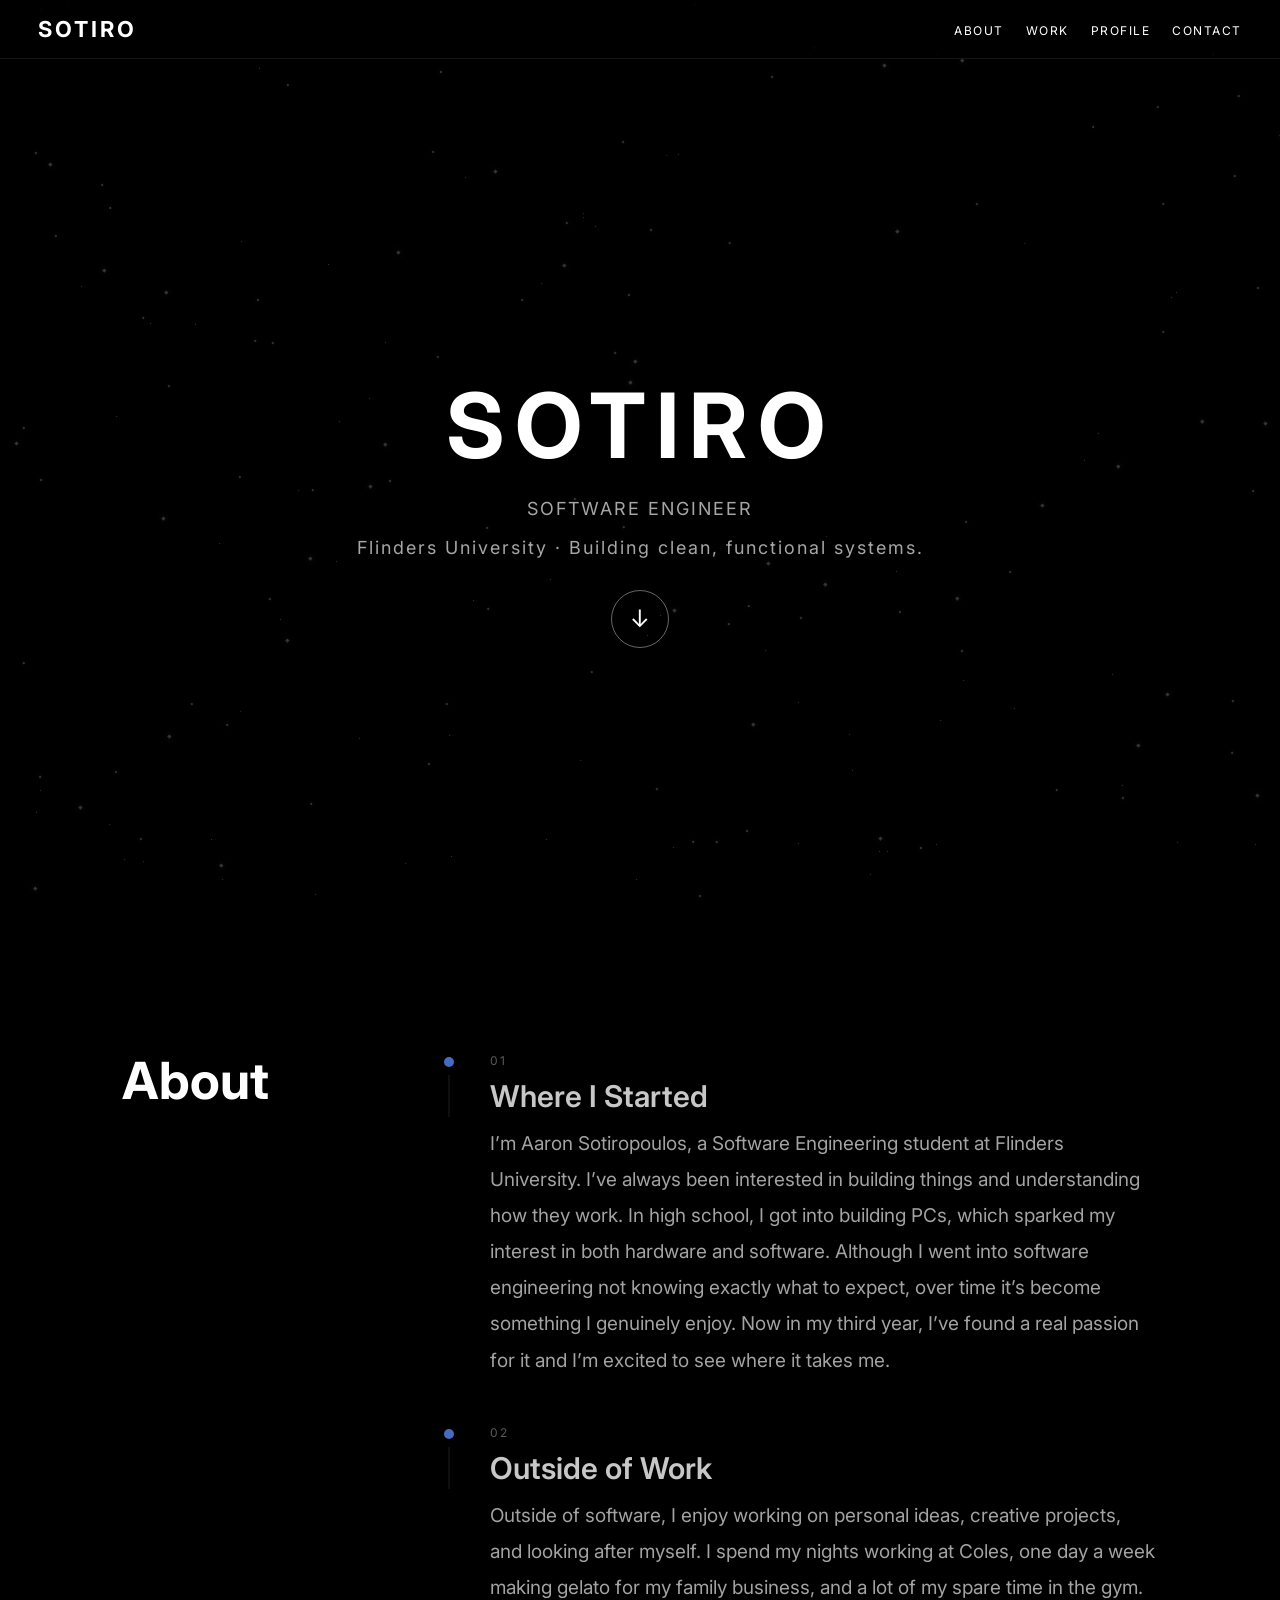
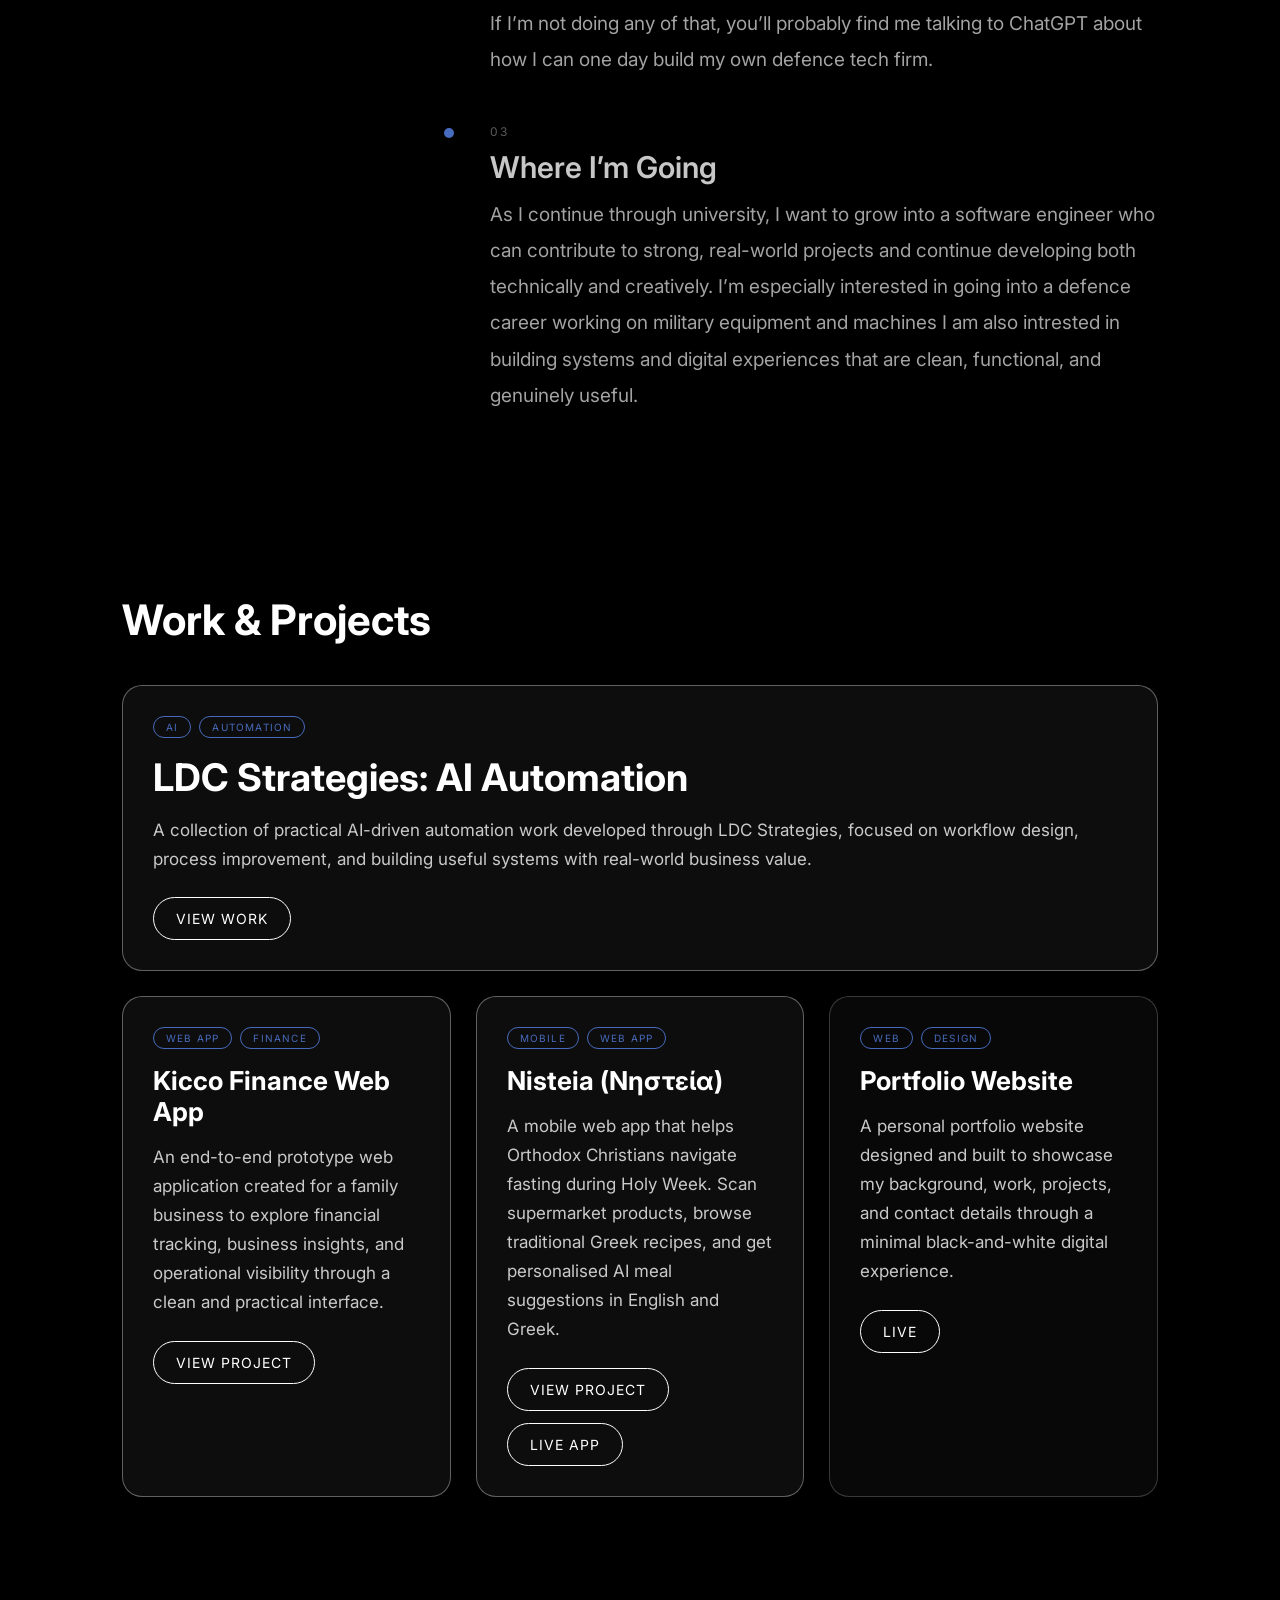
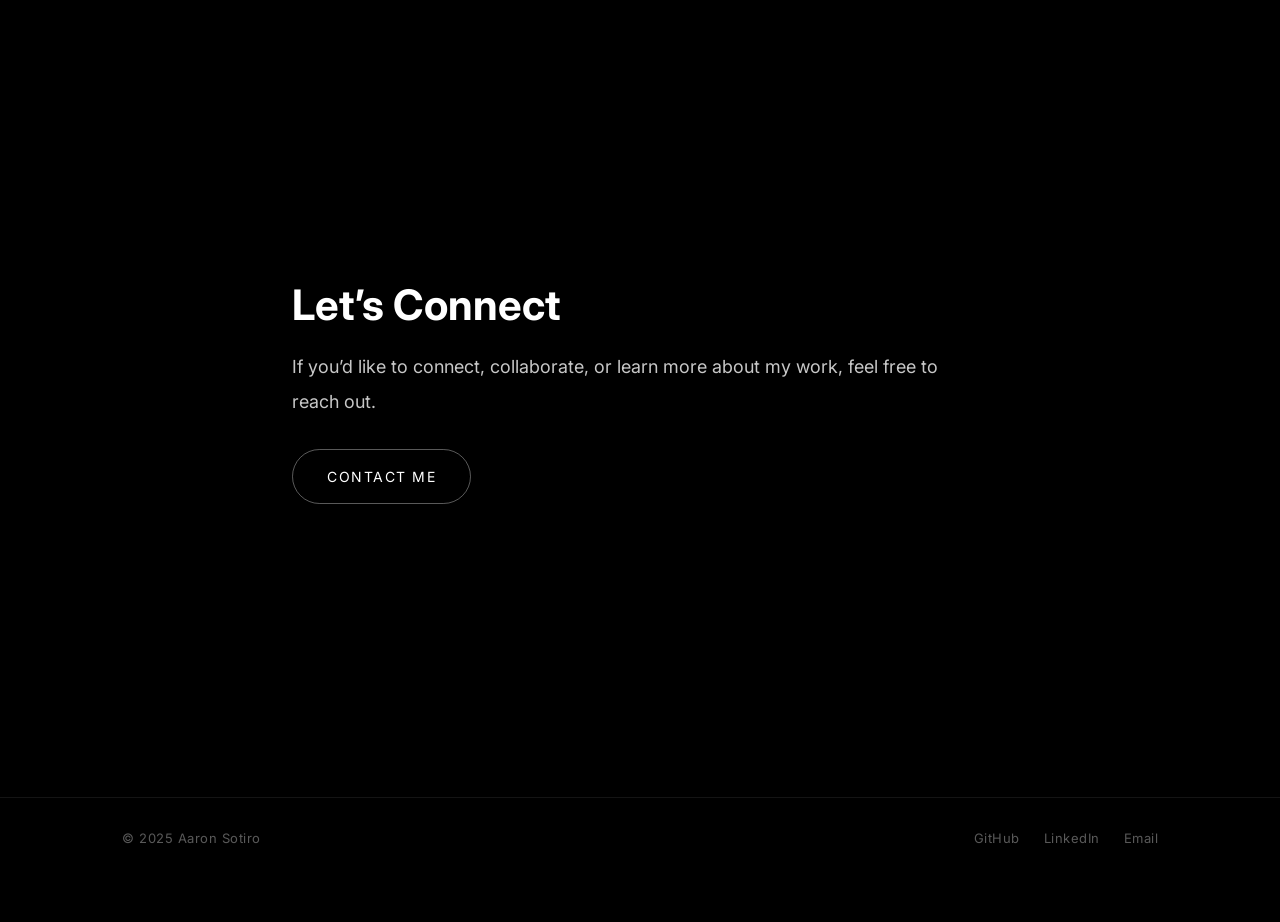
<file: index.html>
<!doctype html>
<html lang="en">
  <head>
    <meta charset="UTF-8" />
    <meta name="viewport" content="width=device-width, initial-scale=1.0" />
    <title>Sotiro Portfolio</title>
    <link rel="stylesheet" href="style.css" />
  </head>
  <body>
    <div id="starfield"></div>

    <nav class="navbar">
      <a href="index.html#top" class="logo">SOTIRO</a>

      <button class="hamburger" aria-label="Toggle menu">
        <span></span>
        <span></span>
        <span></span>
      </button>

      <ul class="nav-links">
        <li><a href="index.html#about">About</a></li>
        <li><a href="index.html#projects">Work</a></li>
        <li><a href="profile.html">Profile</a></li>
        <li><a href="contact.html">Contact</a></li>
      </ul>
    </nav>

    <section id="top" class="hero fade-section">
      <div class="hero-content">
        <h1>SOTIRO</h1>
        <p class="hero-role">Software Engineer</p>
        <p class="hero-sub">
          Flinders University &middot; Building clean, functional systems.
        </p>
        <a href="#about" class="scroll-circle">↓</a>
      </div>
    </section>

    <section id="about" class="content-section fade-section">
      <div class="section-inner about-layout">
        <div class="about-left">
          <h2>About</h2>
        </div>

        <div class="about-right">
          <div class="about-timeline">
            <div class="timeline-item">
              <div class="timeline-marker"></div>
              <div class="timeline-content">
                <span class="timeline-number">01</span>
                <h3>Where I Started</h3>
                <p>
                  I’m Aaron Sotiropoulos, a Software Engineering student at
                  Flinders University. I’ve always been interested in building
                  things and understanding how they work. In high school, I got
                  into building PCs, which sparked my interest in both hardware
                  and software. Although I went into software engineering not
                  knowing exactly what to expect, over time it’s become
                  something I genuinely enjoy. Now in my third year, I’ve found
                  a real passion for it and I’m excited to see where it takes
                  me.
                </p>
              </div>
            </div>

            <div class="timeline-item">
              <div class="timeline-marker"></div>
              <div class="timeline-content">
                <span class="timeline-number">02</span>
                <h3>Outside of Work</h3>
                <p>
                  Outside of software, I enjoy working on personal ideas,
                  creative projects, and looking after myself. I spend my nights
                  working at Coles, one day a week making gelato for my family
                  business, and a lot of my spare time in the gym. If I’m not
                  doing any of that, you’ll probably find me talking to ChatGPT
                  about how I can one day build my own defence tech firm.
                </p>
              </div>
            </div>

            <div class="timeline-item">
              <div class="timeline-marker"></div>
              <div class="timeline-content">
                <span class="timeline-number">03</span>
                <h3>Where I’m Going</h3>
                <p>
                  As I continue through university, I want to grow into a
                  software engineer who can contribute to strong, real-world
                  projects and continue developing both technically and
                  creatively. I’m especially interested in going into a defence
                  career working on military equipment and machines I am also
                  intrested in building systems and digital experiences that are
                  clean, functional, and genuinely useful.
                </p>
              </div>
            </div>
          </div>
        </div>
      </div>
    </section>

    <section id="projects" class="content-section fade-section">
      <div class="section-inner">
        <h2>Work & Projects</h2>

        <div class="projects-grid">
          <div class="project-card featured">
            <div class="project-tags">
              <span class="project-tag">AI</span>
              <span class="project-tag">Automation</span>
            </div>
            <h3>LDC Strategies: AI Automation</h3>
            <p>
              A collection of practical AI-driven automation work developed
              through LDC Strategies, focused on workflow design, process
              improvement, and building useful systems with real-world business
              value.
            </p>
            <a href="ldc.html" class="demo-btn">View Work</a>
          </div>

          <div class="project-card">
            <div class="project-tags">
              <span class="project-tag">Web App</span>
              <span class="project-tag">Finance</span>
            </div>
            <h3>Kicco Finance Web App</h3>
            <p>
              An end-to-end prototype web application created for a family
              business to explore financial tracking, business insights, and
              operational visibility through a clean and practical interface.
            </p>
            <a href="kicco.html" class="demo-btn">View Project</a>
          </div>

          <div class="project-card">
            <div class="project-tags">
              <span class="project-tag">Mobile</span>
              <span class="project-tag">Web App</span>
            </div>
            <h3>Nisteia (Νηστεία)</h3>
            <p>
              A mobile web app that helps Orthodox Christians navigate fasting
              during Holy Week. Scan supermarket products, browse traditional
              Greek recipes, and get personalised AI meal suggestions in English
              and Greek.
            </p>
            <div class="card-actions">
              <a href="nisteia.html" class="demo-btn">View Project</a>
              <a
                href="https://nisteia.vercel.app"
                class="demo-btn"
                target="_blank"
                rel="noopener noreferrer"
                >Live App</a
              >
            </div>
          </div>

          <div class="project-card">
            <div class="project-tags">
              <span class="project-tag">Web</span>
              <span class="project-tag">Design</span>
            </div>
            <h3>Portfolio Website</h3>
            <p>
              A personal portfolio website designed and built to showcase my
              background, work, projects, and contact details through a minimal
              black-and-white digital experience.
            </p>
            <a href="#top" class="demo-btn">Live</a>
          </div>
        </div>
      </div>
    </section>

    <section id="contact" class="content-section">
      <div class="section-inner narrow contact-section fade-section">
        <h2>Let’s Connect</h2>
        <p class="contact-intro">
          If you’d like to connect, collaborate, or learn more about my work,
          feel free to reach out.
        </p>

        <a href="contact.html" class="contact-page-btn">Contact Me</a>
      </div>
    </section>

    <footer class="site-footer">
      <div class="section-inner footer-inner">
        <span>&copy; 2025 Aaron Sotiro</span>
        <div class="footer-links">
          <a href="https://github.com/Sotiro1" target="_blank">GitHub</a>
          <a
            href="https://www.linkedin.com/in/aaron-sotiro-1695a0379"
            target="_blank"
            >LinkedIn</a
          >
          <a href="mailto:aaronsot616@gmail.com">Email</a>
        </div>
      </div>
    </footer>

    <script src="script.js"></script>
  </body>
</html>
</file>
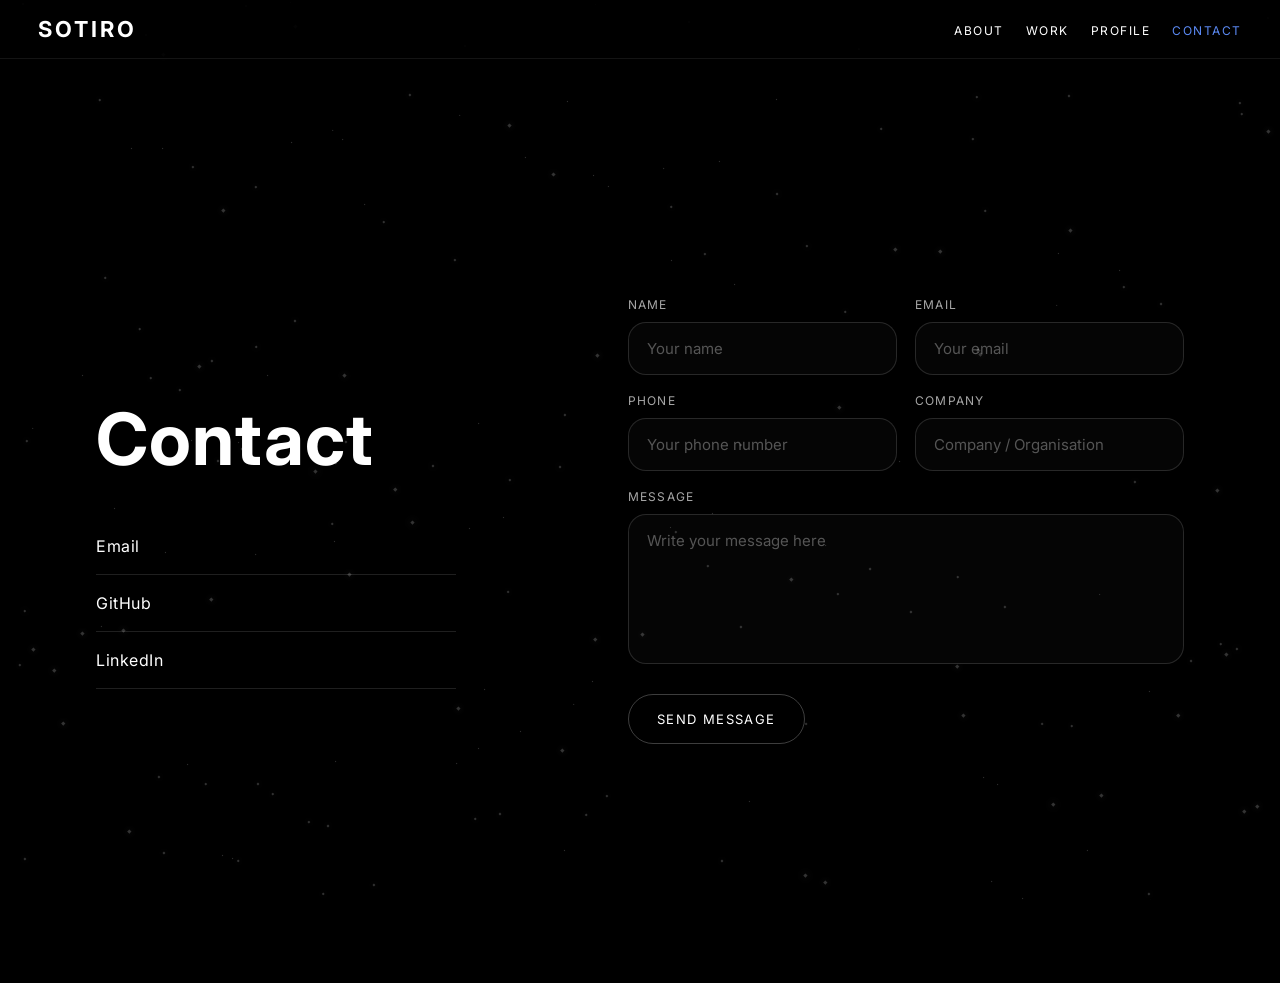
<file: contact.html>
<!doctype html>
<html lang="en">
  <head>
    <meta charset="UTF-8" />
    <meta name="viewport" content="width=device-width, initial-scale=1.0" />
    <title>Contact | Sotiro</title>
    <link rel="stylesheet" href="style.css" />
  </head>
  <body class="contact-body">
    <div id="starfield"></div>

    <nav class="navbar">
      <a href="index.html#top" class="logo">SOTIRO</a>

      <button class="hamburger" aria-label="Toggle menu">
        <span></span>
        <span></span>
        <span></span>
      </button>

      <ul class="nav-links">
        <li><a href="index.html#about">About</a></li>
        <li><a href="index.html#projects">Work</a></li>
        <li><a href="profile.html">Profile</a></li>
        <li><a href="contact.html">Contact</a></li>
      </ul>
    </nav>

    <section class="contact-page">
      <div class="contact-shell fade-section">
        <div class="contact-left">
          <h1>Contact</h1>

          <div class="contact-links-minimal">
            <a href="mailto:aaronsot616@gmail.com">Email</a>
            <a href="https://github.com/Sotiro1" target="_blank">GitHub</a>
            <a
              href="https://www.linkedin.com/in/aaron-sotiro-1695a0379"
              target="_blank"
              >LinkedIn</a
            >
          </div>
        </div>

        <div class="contact-right">
          <form
            id="contact-form"
            class="contact-form"
            action="https://formspree.io/f/xgonnggn"
            method="POST"
          >
            <input
              type="hidden"
              name="_subject"
              value="New portfolio contact form submission"
            />
            <input type="text" name="_gotcha" style="display: none" />

            <div class="form-row">
              <div class="form-group">
                <label for="name">Name</label>
                <input
                  type="text"
                  id="name"
                  name="name"
                  placeholder="Your name"
                  required
                />
              </div>

              <div class="form-group">
                <label for="email">Email</label>
                <input
                  type="email"
                  id="email"
                  name="email"
                  placeholder="Your email"
                  required
                />
              </div>
            </div>

            <div class="form-row">
              <div class="form-group">
                <label for="phone">Phone</label>
                <input
                  type="tel"
                  id="phone"
                  name="phone"
                  placeholder="Your phone number"
                />
              </div>

              <div class="form-group">
                <label for="company">Company</label>
                <input
                  type="text"
                  id="company"
                  name="company"
                  placeholder="Company / Organisation"
                />
              </div>
            </div>

            <div class="form-group">
              <label for="message">Message</label>
              <textarea
                id="message"
                name="message"
                rows="6"
                placeholder="Write your message here"
                required
              ></textarea>
            </div>

            <button type="submit" class="submit-btn">Send Message</button>
          </form>
        </div>
      </div>
    </section>

    <script src="script.js"></script>
  </body>
</html>
</file>
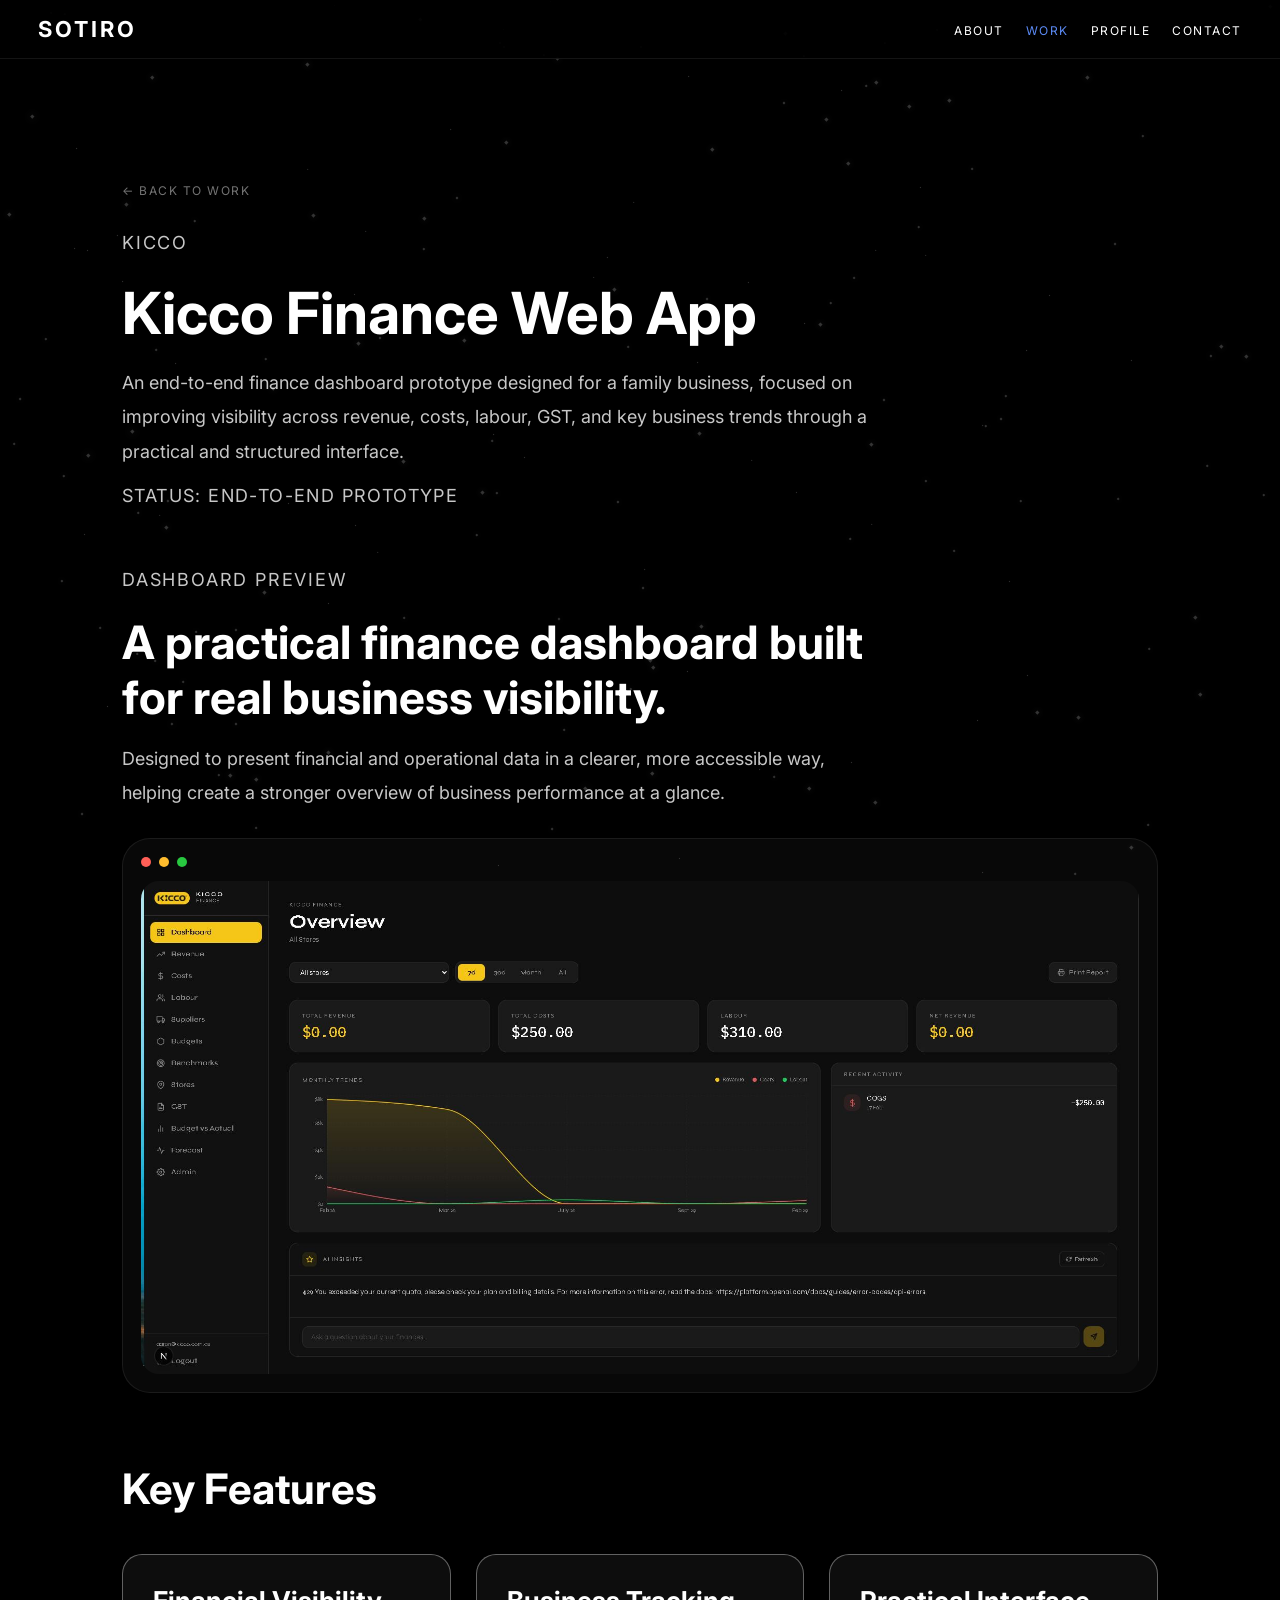
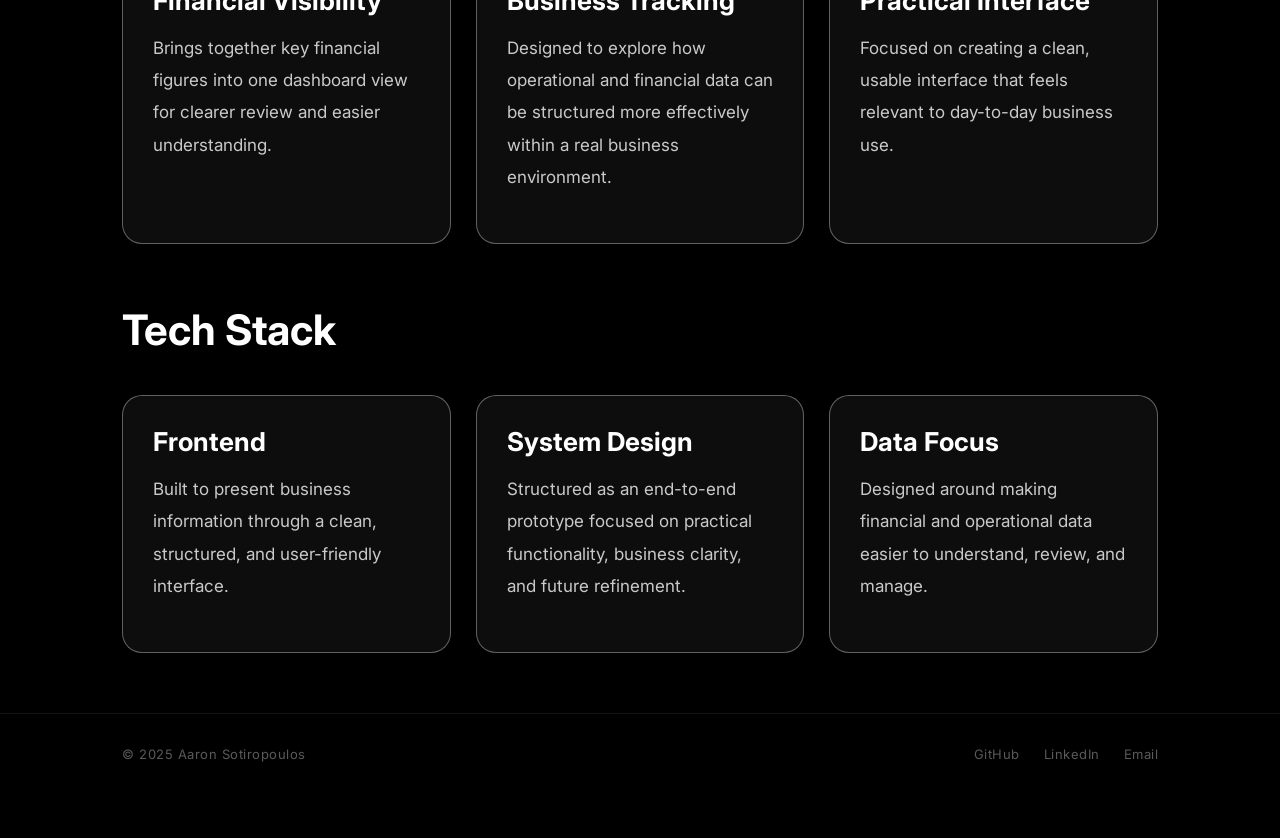
<file: kicco.html>
<!doctype html>
<html lang="en">
  <head>
    <meta charset="UTF-8" />
    <meta name="viewport" content="width=device-width, initial-scale=1.0" />
    <title>Kicco Web App | Sotiro</title>
    <link rel="stylesheet" href="style.css" />
  </head>
  <body>
    <div id="starfield"></div>

    <nav class="navbar">
      <a href="index.html#top" class="logo">SOTIRO</a>

      <button class="hamburger" aria-label="Toggle menu">
        <span></span>
        <span></span>
        <span></span>
      </button>

      <ul class="nav-links">
        <li><a href="index.html#about">About</a></li>
        <li><a href="index.html#projects">Work</a></li>
        <li><a href="profile.html">Profile</a></li>
        <li><a href="contact.html">Contact</a></li>
      </ul>
    </nav>

    <main class="profile-page">
      <div class="section-inner">
        <div class="page-intro narrow fade-section">
          <a href="index.html#projects" class="back-btn">← Back to Work</a>
          <p class="profile-kicker">Kicco</p>
          <h1>Kicco Finance Web App</h1>
          <p>
            An end-to-end finance dashboard prototype designed for a family
            business, focused on improving visibility across revenue, costs,
            labour, GST, and key business trends through a practical and
            structured interface.
          </p>
          <p class="project-status">Status: End-to-end prototype</p>
        </div>

        <section class="showcase-section fade-section">
          <div class="showcase-copy">
            <p class="profile-kicker">Dashboard Preview</p>
            <h2>
              A practical finance dashboard built for real business visibility.
            </h2>
            <p>
              Designed to present financial and operational data in a clearer,
              more accessible way, helping create a stronger overview of
              business performance at a glance.
            </p>
          </div>

          <div class="showcase-frame">
            <div class="mock-browser-bar">
              <span></span>
              <span></span>
              <span></span>
            </div>
            <img
              src="images/kicco-dashboard.jpg"
              alt="Kicco finance dashboard preview"
              class="showcase-image"
            />
          </div>
        </section>

        <section class="feature-section fade-section">
          <h2>Key Features</h2>

          <div class="projects-grid">
            <div class="project-card">
              <h3>Financial Visibility</h3>
              <p>
                Brings together key financial figures into one dashboard view
                for clearer review and easier understanding.
              </p>
            </div>

            <div class="project-card">
              <h3>Business Tracking</h3>
              <p>
                Designed to explore how operational and financial data can be
                structured more effectively within a real business environment.
              </p>
            </div>

            <div class="project-card">
              <h3>Practical Interface</h3>
              <p>
                Focused on creating a clean, usable interface that feels
                relevant to day-to-day business use.
              </p>
            </div>
          </div>
        </section>

        <section class="feature-section fade-section">
          <h2>Tech Stack</h2>

          <div class="projects-grid">
            <div class="project-card">
              <h3>Frontend</h3>
              <p>
                Built to present business information through a clean,
                structured, and user-friendly interface.
              </p>
            </div>

            <div class="project-card">
              <h3>System Design</h3>
              <p>
                Structured as an end-to-end prototype focused on practical
                functionality, business clarity, and future refinement.
              </p>
            </div>

            <div class="project-card">
              <h3>Data Focus</h3>
              <p>
                Designed around making financial and operational data easier to
                understand, review, and manage.
              </p>
            </div>
          </div>
        </section>
      </div>
    </main>

    <footer class="site-footer">
      <div class="section-inner footer-inner">
        <span>&copy; 2025 Aaron Sotiropoulos</span>
        <div class="footer-links">
          <a href="https://github.com/Sotiro1" target="_blank">GitHub</a>
          <a href="https://www.linkedin.com/in/aaron-sotiro-1695a0379" target="_blank">LinkedIn</a>
          <a href="mailto:aaronsot616@gmail.com">Email</a>
        </div>
      </div>
    </footer>

    <script src="script.js"></script>
  </body>
</html>
</file>
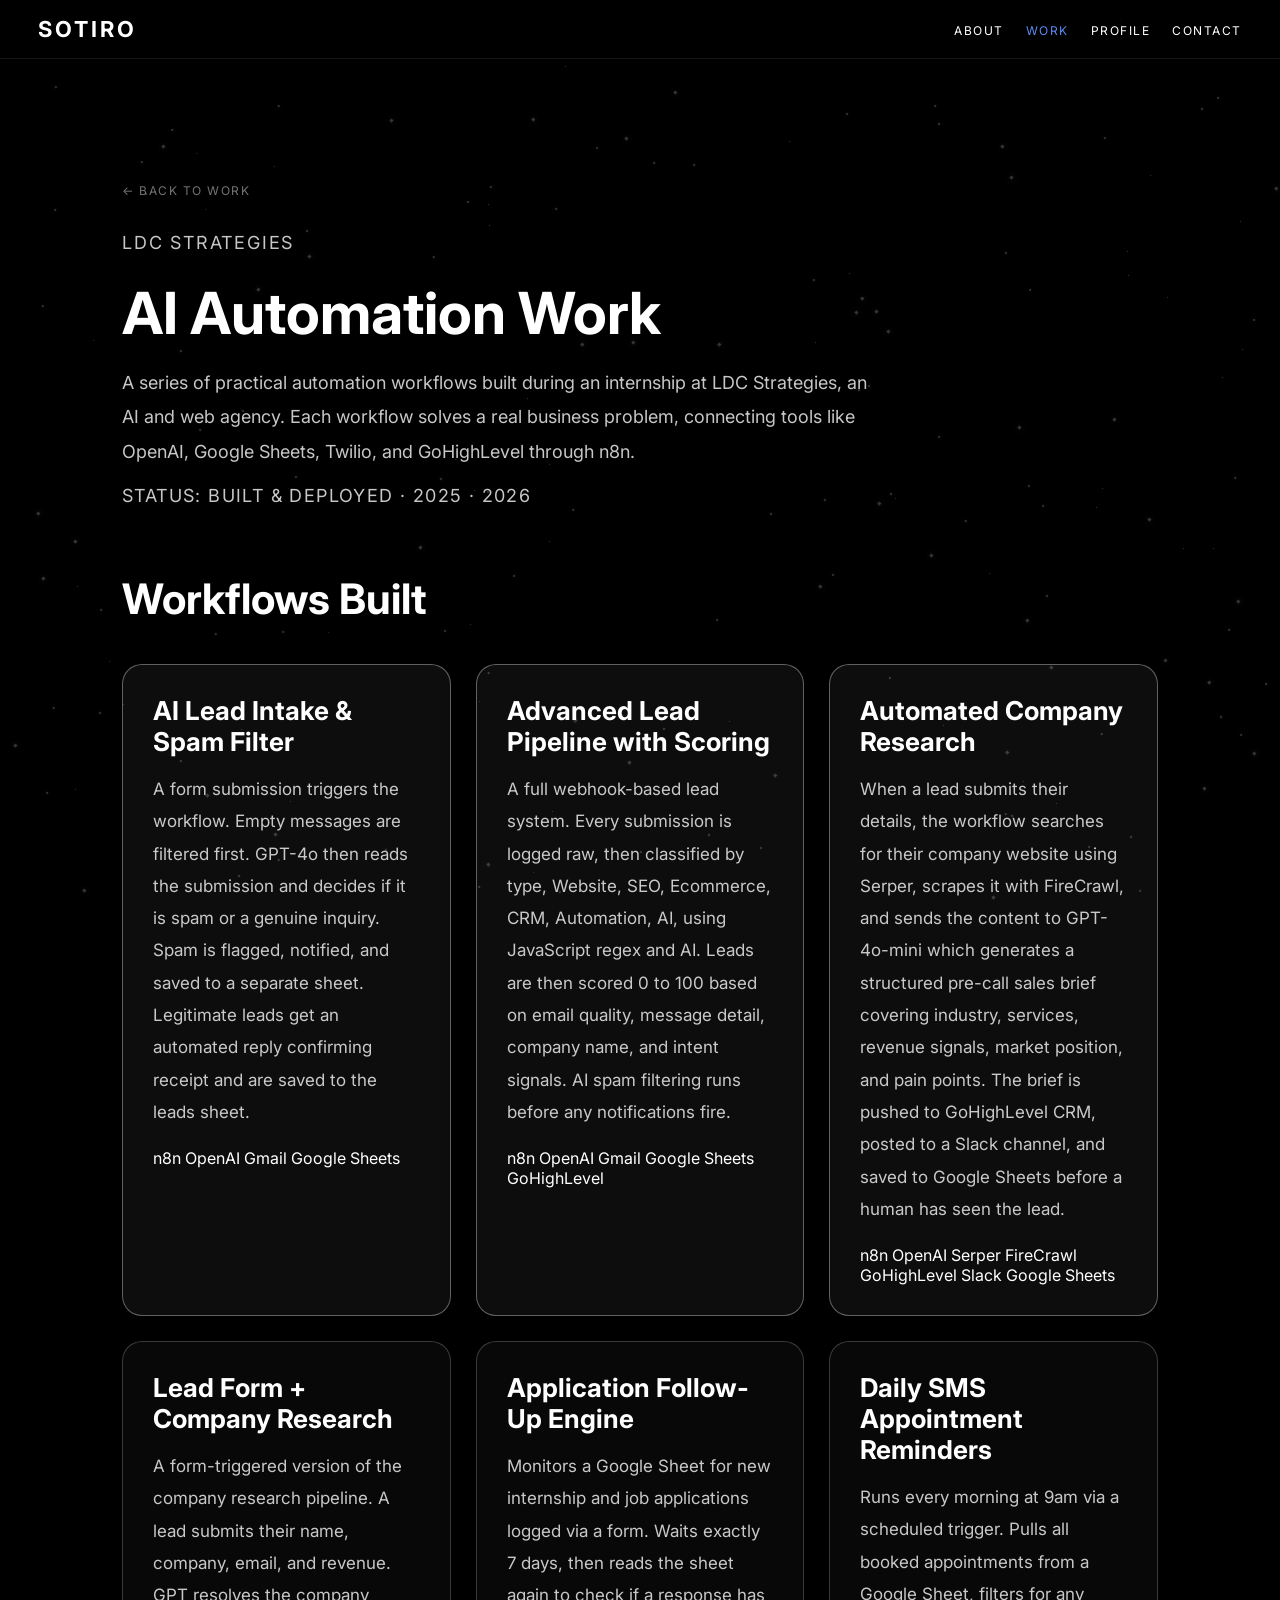
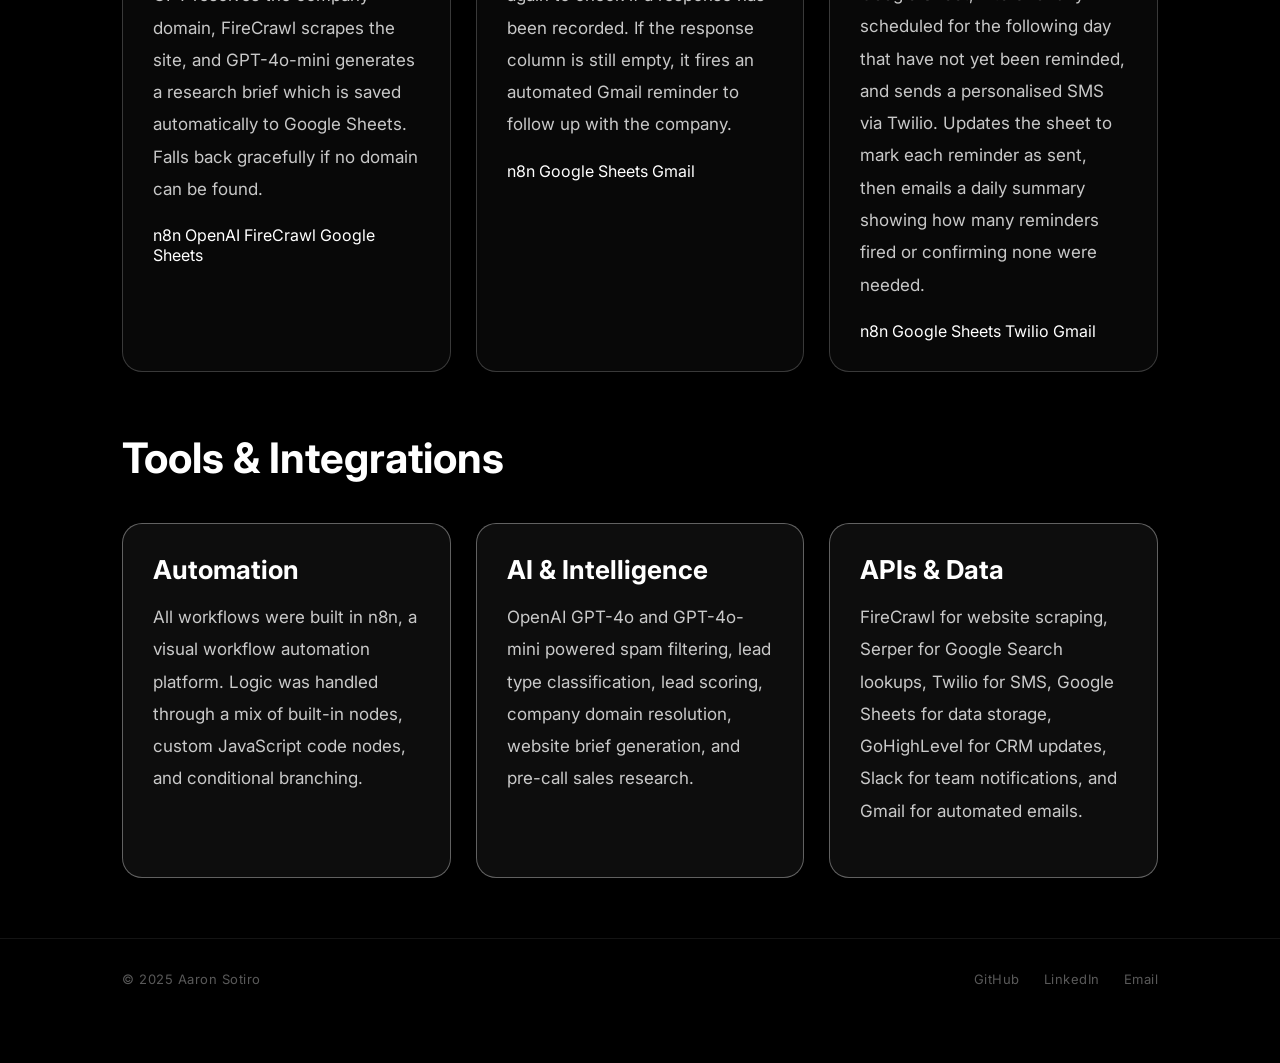
<file: ldc.html>
<!doctype html>
<html lang="en">
  <head>
    <meta charset="UTF-8" />
    <meta name="viewport" content="width=device-width, initial-scale=1.0" />
    <title>LDC Strategies | Sotiro</title>
    <link rel="stylesheet" href="style.css" />
  </head>
  <body>
    <div id="starfield"></div>

    <nav class="navbar">
      <a href="index.html#top" class="logo">SOTIRO</a>

      <button class="hamburger" aria-label="Toggle menu">
        <span></span>
        <span></span>
        <span></span>
      </button>

      <ul class="nav-links">
        <li><a href="index.html#about">About</a></li>
        <li><a href="index.html#projects">Work</a></li>
        <li><a href="profile.html">Profile</a></li>
        <li><a href="contact.html">Contact</a></li>
      </ul>
    </nav>

    <main class="profile-page">
      <div class="section-inner">
        <div class="page-intro narrow fade-section">
          <a href="index.html#projects" class="back-btn">← Back to Work</a>
          <p class="profile-kicker">LDC Strategies</p>
          <h1>AI Automation Work</h1>
          <p>
            A series of practical automation workflows built during an
            internship at LDC Strategies, an AI and web agency. Each workflow
            solves a real business problem, connecting tools like OpenAI, Google
            Sheets, Twilio, and GoHighLevel through n8n.
          </p>
          <p class="project-status">
            Status: Built & Deployed &middot; 2025 &middot; 2026
          </p>
        </div>

        <section class="feature-section fade-section">
          <h2>Workflows Built</h2>

          <div class="projects-grid">
            <div class="project-card">
              <h3>AI Lead Intake & Spam Filter</h3>
              <p>
                A form submission triggers the workflow. Empty messages are
                filtered first. GPT-4o then reads the submission and decides if
                it is spam or a genuine inquiry. Spam is flagged, notified, and
                saved to a separate sheet. Legitimate leads get an automated
                reply confirming receipt and are saved to the leads sheet.
              </p>
              <div class="workflow-tools">
                <span class="workflow-tool">n8n</span>
                <span class="workflow-tool">OpenAI</span>
                <span class="workflow-tool">Gmail</span>
                <span class="workflow-tool">Google Sheets</span>
              </div>
            </div>

            <div class="project-card">
              <h3>Advanced Lead Pipeline with Scoring</h3>
              <p>
                A full webhook-based lead system. Every submission is logged
                raw, then classified by type, Website, SEO, Ecommerce, CRM,
                Automation, AI, using JavaScript regex and AI. Leads are then
                scored 0 to 100 based on email quality, message detail, company
                name, and intent signals. AI spam filtering runs before any
                notifications fire.
              </p>
              <div class="workflow-tools">
                <span class="workflow-tool">n8n</span>
                <span class="workflow-tool">OpenAI</span>
                <span class="workflow-tool">Gmail</span>
                <span class="workflow-tool">Google Sheets</span>
                <span class="workflow-tool">GoHighLevel</span>
              </div>
            </div>

            <div class="project-card">
              <h3>Automated Company Research</h3>
              <p>
                When a lead submits their details, the workflow searches for
                their company website using Serper, scrapes it with FireCrawl,
                and sends the content to GPT-4o-mini which generates a
                structured pre-call sales brief covering industry, services,
                revenue signals, market position, and pain points. The brief is
                pushed to GoHighLevel CRM, posted to a Slack channel, and saved
                to Google Sheets before a human has seen the lead.
              </p>
              <div class="workflow-tools">
                <span class="workflow-tool">n8n</span>
                <span class="workflow-tool">OpenAI</span>
                <span class="workflow-tool">Serper</span>
                <span class="workflow-tool">FireCrawl</span>
                <span class="workflow-tool">GoHighLevel</span>
                <span class="workflow-tool">Slack</span>
                <span class="workflow-tool">Google Sheets</span>
              </div>
            </div>

            <div class="project-card">
              <h3>Lead Form + Company Research</h3>
              <p>
                A form-triggered version of the company research pipeline. A
                lead submits their name, company, email, and revenue. GPT
                resolves the company domain, FireCrawl scrapes the site, and
                GPT-4o-mini generates a research brief which is saved
                automatically to Google Sheets. Falls back gracefully if no
                domain can be found.
              </p>
              <div class="workflow-tools">
                <span class="workflow-tool">n8n</span>
                <span class="workflow-tool">OpenAI</span>
                <span class="workflow-tool">FireCrawl</span>
                <span class="workflow-tool">Google Sheets</span>
              </div>
            </div>

            <div class="project-card">
              <h3>Application Follow-Up Engine</h3>
              <p>
                Monitors a Google Sheet for new internship and job applications
                logged via a form. Waits exactly 7 days, then reads the sheet
                again to check if a response has been recorded. If the response
                column is still empty, it fires an automated Gmail reminder to
                follow up with the company.
              </p>
              <div class="workflow-tools">
                <span class="workflow-tool">n8n</span>
                <span class="workflow-tool">Google Sheets</span>
                <span class="workflow-tool">Gmail</span>
              </div>
            </div>

            <div class="project-card">
              <h3>Daily SMS Appointment Reminders</h3>
              <p>
                Runs every morning at 9am via a scheduled trigger. Pulls all
                booked appointments from a Google Sheet, filters for any
                scheduled for the following day that have not yet been reminded,
                and sends a personalised SMS via Twilio. Updates the sheet to
                mark each reminder as sent, then emails a daily summary showing
                how many reminders fired or confirming none were needed.
              </p>
              <div class="workflow-tools">
                <span class="workflow-tool">n8n</span>
                <span class="workflow-tool">Google Sheets</span>
                <span class="workflow-tool">Twilio</span>
                <span class="workflow-tool">Gmail</span>
              </div>
            </div>
          </div>
        </section>

        <section class="feature-section fade-section">
          <h2>Tools & Integrations</h2>

          <div class="projects-grid">
            <div class="project-card">
              <h3>Automation</h3>
              <p>
                All workflows were built in n8n, a visual workflow automation
                platform. Logic was handled through a mix of built-in nodes,
                custom JavaScript code nodes, and conditional branching.
              </p>
            </div>

            <div class="project-card">
              <h3>AI & Intelligence</h3>
              <p>
                OpenAI GPT-4o and GPT-4o-mini powered spam filtering, lead type
                classification, lead scoring, company domain resolution, website
                brief generation, and pre-call sales research.
              </p>
            </div>

            <div class="project-card">
              <h3>APIs & Data</h3>
              <p>
                FireCrawl for website scraping, Serper for Google Search
                lookups, Twilio for SMS, Google Sheets for data storage,
                GoHighLevel for CRM updates, Slack for team notifications, and
                Gmail for automated emails.
              </p>
            </div>
          </div>
        </section>
      </div>
    </main>

    <footer class="site-footer">
      <div class="section-inner footer-inner">
        <span>&copy; 2025 Aaron Sotiro</span>
        <div class="footer-links">
          <a href="https://github.com/Sotiro1" target="_blank">GitHub</a>
          <a
            href="https://www.linkedin.com/in/aaron-sotiro-1695a0379"
            target="_blank"
            >LinkedIn</a
          >
          <a href="mailto:aaronsot616@gmail.com">Email</a>
        </div>
      </div>
    </footer>

    <script src="script.js"></script>
  </body>
</html>
</file>
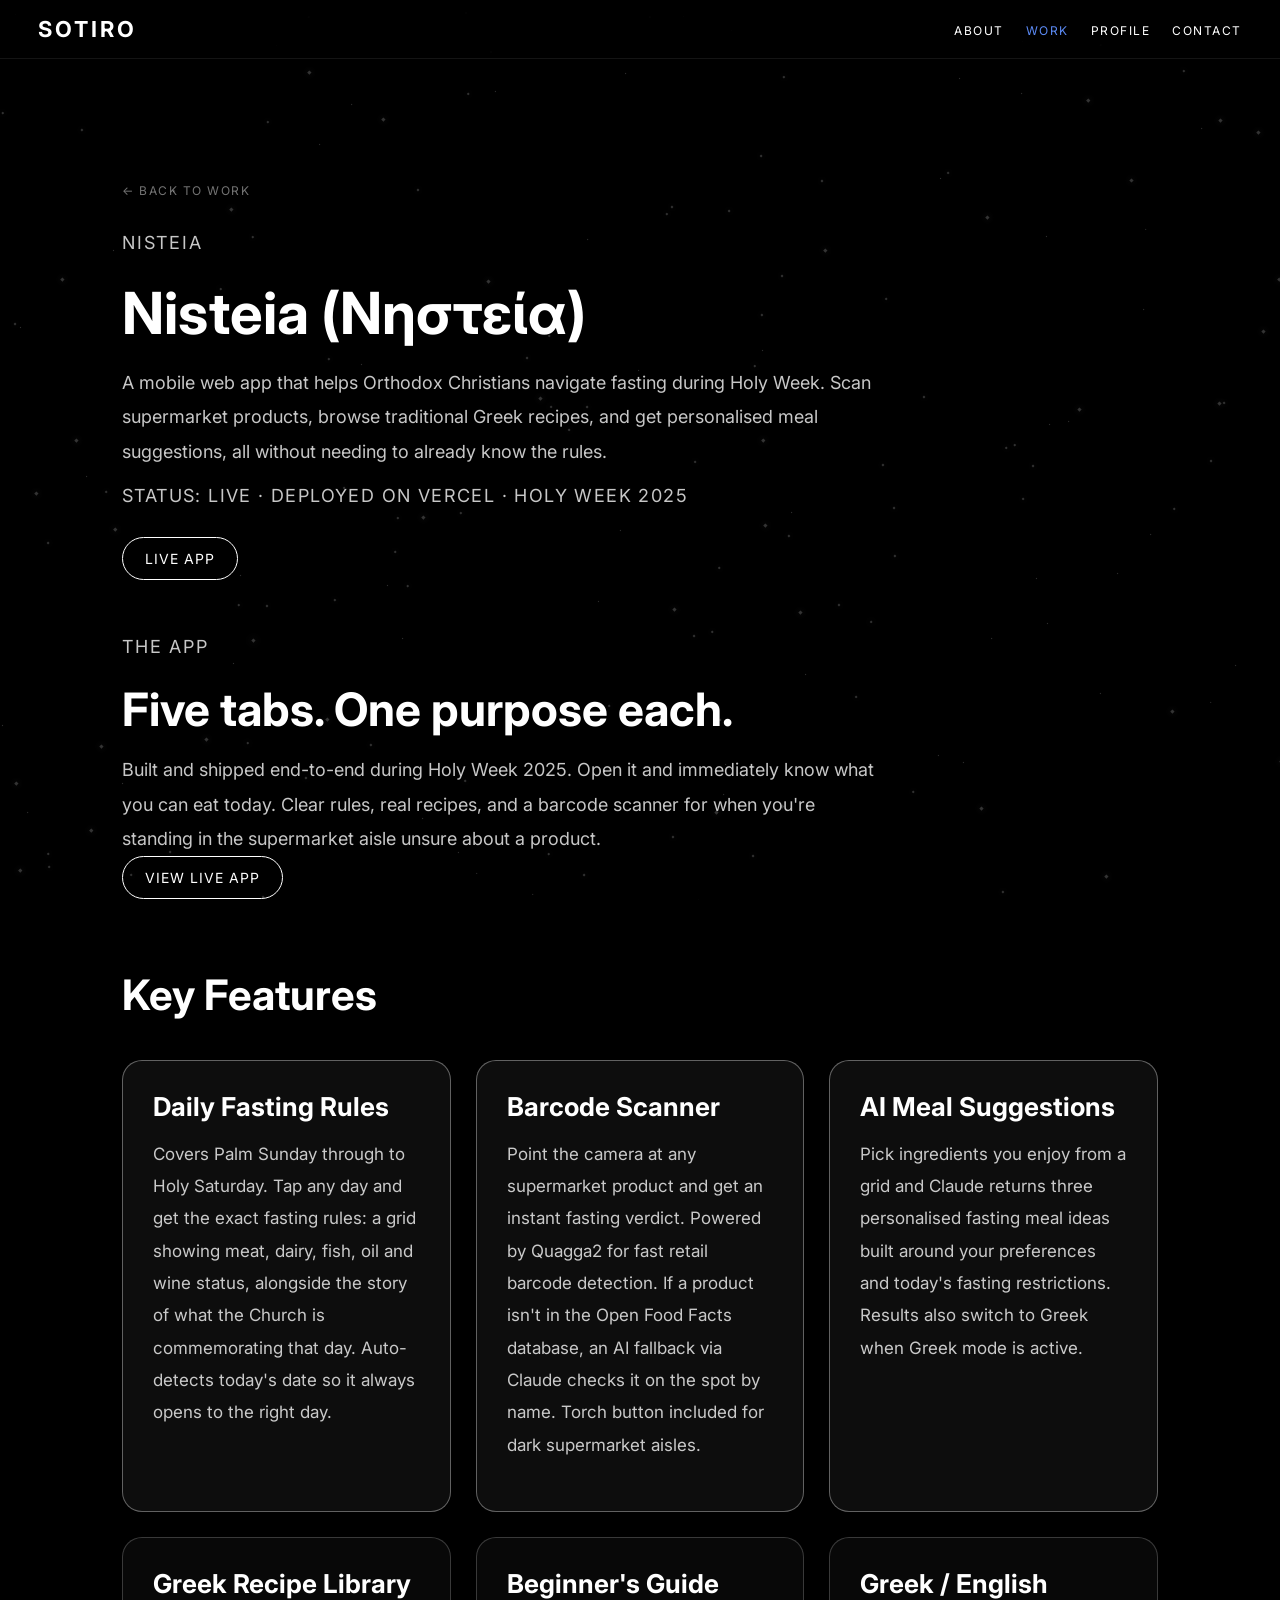
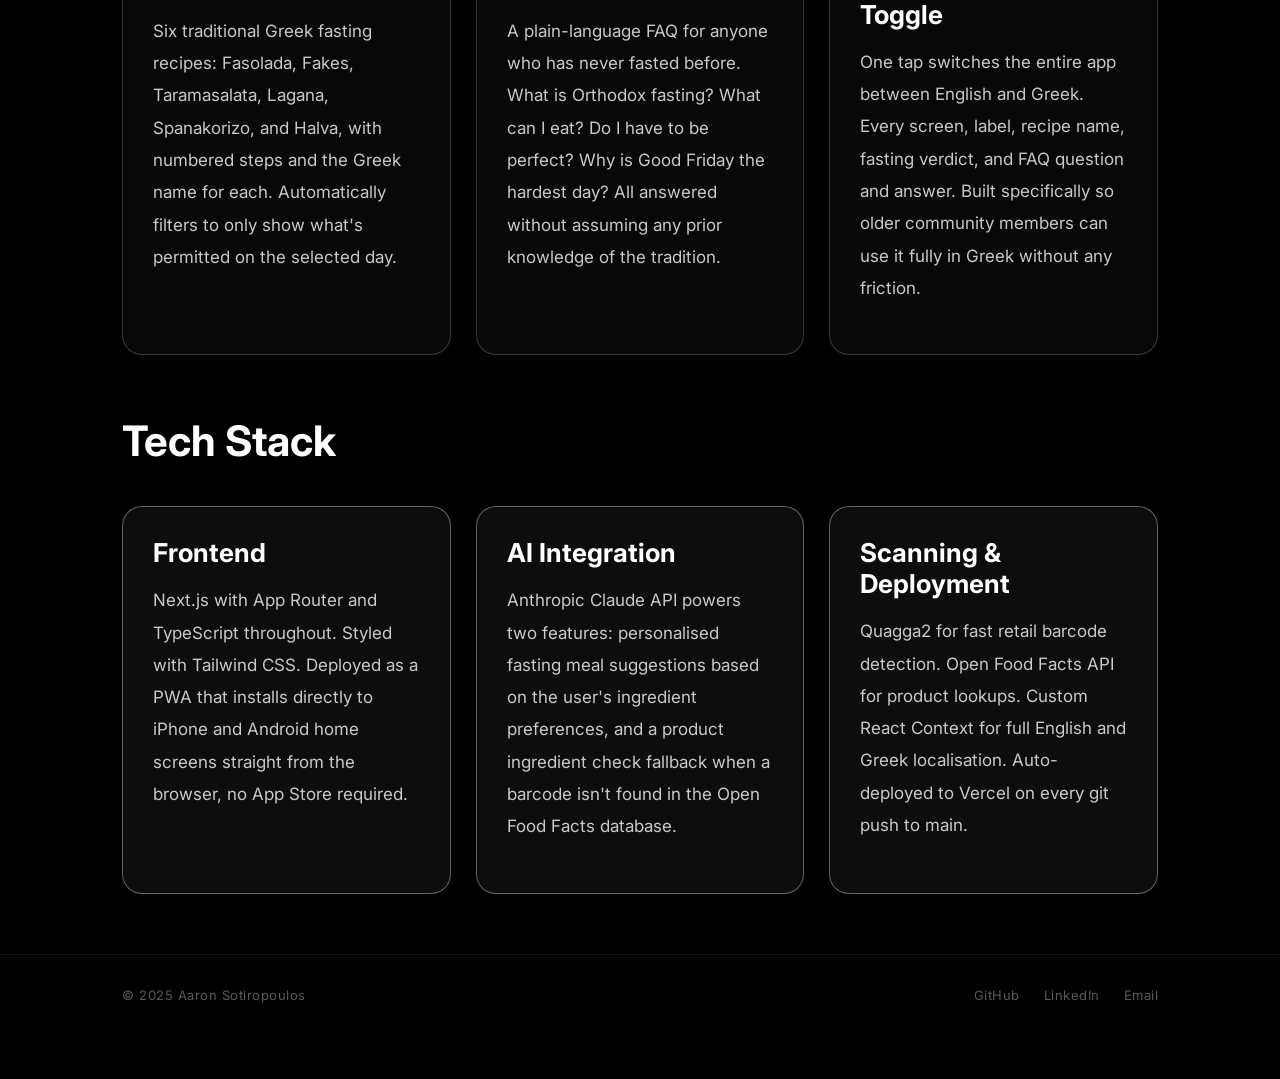
<file: nisteia.html>
<!DOCTYPE html>
<html lang="en">
<head>
  <meta charset="UTF-8">
  <meta name="viewport" content="width=device-width, initial-scale=1.0">
  <title>Nisteia (Νηστεία) | Sotiro</title>
  <link rel="stylesheet" href="style.css">
</head>
<body>

  <div id="starfield"></div>

  <nav class="navbar">
    <a href="index.html#top" class="logo">SOTIRO</a>

    <button class="hamburger" aria-label="Toggle menu">
      <span></span>
      <span></span>
      <span></span>
    </button>

    <ul class="nav-links">
      <li><a href="index.html#about">About</a></li>
      <li><a href="index.html#projects">Work</a></li>
      <li><a href="profile.html">Profile</a></li>
      <li><a href="contact.html">Contact</a></li>
    </ul>
  </nav>

  <main class="profile-page">
    <div class="section-inner">

      <div class="page-intro narrow fade-section">
        <a href="index.html#projects" class="back-btn">← Back to Work</a>
        <p class="profile-kicker">Nisteia</p>
        <h1>Nisteia (Νηστεία)</h1>
        <p>
          A mobile web app that helps Orthodox Christians navigate fasting during Holy Week.
          Scan supermarket products, browse traditional Greek recipes, and get personalised
          meal suggestions, all without needing to already know the rules.
        </p>
        <p class="project-status">Status: Live &middot; Deployed on Vercel &middot; Holy Week 2025</p>
        <div class="card-actions" style="margin-top: 24px;">
          <a href="https://nisteia.vercel.app" class="demo-btn" target="_blank" rel="noopener noreferrer">Live App</a>
        </div>
      </div>

      <section class="showcase-section fade-section">
        <div class="showcase-copy">
          <p class="profile-kicker">The App</p>
          <h2>Five tabs. One purpose each.</h2>
          <p>
            Built and shipped end-to-end during Holy Week 2025. Open it and immediately know
            what you can eat today. Clear rules, real recipes, and a barcode scanner for when
            you're standing in the supermarket aisle unsure about a product.
          </p>
          <a href="https://nisteia.vercel.app" class="demo-btn" target="_blank" rel="noopener noreferrer">View Live App</a>
        </div>
      </section>

      <section class="feature-section fade-section">
        <h2>Key Features</h2>

        <div class="projects-grid">
          <div class="project-card">
            <h3>Daily Fasting Rules</h3>
            <p>
              Covers Palm Sunday through to Holy Saturday. Tap any day and get the exact
              fasting rules: a grid showing meat, dairy, fish, oil and wine status, alongside
              the story of what the Church is commemorating that day. Auto-detects today's date
              so it always opens to the right day.
            </p>
          </div>

          <div class="project-card">
            <h3>Barcode Scanner</h3>
            <p>
              Point the camera at any supermarket product and get an instant fasting verdict.
              Powered by Quagga2 for fast retail barcode detection. If a product isn't in the
              Open Food Facts database, an AI fallback via Claude checks it on the spot by name.
              Torch button included for dark supermarket aisles.
            </p>
          </div>

          <div class="project-card">
            <h3>AI Meal Suggestions</h3>
            <p>
              Pick ingredients you enjoy from a grid and Claude returns three personalised fasting
              meal ideas built around your preferences and today's fasting restrictions. Results
              also switch to Greek when Greek mode is active.
            </p>
          </div>

          <div class="project-card">
            <h3>Greek Recipe Library</h3>
            <p>
              Six traditional Greek fasting recipes: Fasolada, Fakes, Taramasalata, Lagana,
              Spanakorizo, and Halva, with numbered steps and the Greek name for each.
              Automatically filters to only show what's permitted on the selected day.
            </p>
          </div>

          <div class="project-card">
            <h3>Beginner's Guide</h3>
            <p>
              A plain-language FAQ for anyone who has never fasted before. What is Orthodox fasting?
              What can I eat? Do I have to be perfect? Why is Good Friday the hardest day?
              All answered without assuming any prior knowledge of the tradition.
            </p>
          </div>

          <div class="project-card">
            <h3>Greek / English Toggle</h3>
            <p>
              One tap switches the entire app between English and Greek. Every screen, label,
              recipe name, fasting verdict, and FAQ question and answer. Built specifically so
              older community members can use it fully in Greek without any friction.
            </p>
          </div>
        </div>
      </section>

      <section class="feature-section fade-section">
        <h2>Tech Stack</h2>

        <div class="projects-grid">
          <div class="project-card">
            <h3>Frontend</h3>
            <p>
              Next.js with App Router and TypeScript throughout. Styled with Tailwind CSS.
              Deployed as a PWA that installs directly to iPhone and Android home screens
              straight from the browser, no App Store required.
            </p>
          </div>

          <div class="project-card">
            <h3>AI Integration</h3>
            <p>
              Anthropic Claude API powers two features: personalised fasting meal suggestions
              based on the user's ingredient preferences, and a product ingredient check
              fallback when a barcode isn't found in the Open Food Facts database.
            </p>
          </div>

          <div class="project-card">
            <h3>Scanning & Deployment</h3>
            <p>
              Quagga2 for fast retail barcode detection. Open Food Facts API for product
              lookups. Custom React Context for full English and Greek localisation.
              Auto-deployed to Vercel on every git push to main.
            </p>
          </div>
        </div>
      </section>

    </div>
  </main>

  <footer class="site-footer">
    <div class="section-inner footer-inner">
      <span>&copy; 2025 Aaron Sotiropoulos</span>
      <div class="footer-links">
        <a href="https://github.com/Sotiro1" target="_blank">GitHub</a>
        <a href="https://www.linkedin.com/in/aaron-sotiro-1695a0379" target="_blank">LinkedIn</a>
        <a href="mailto:aaronsot616@gmail.com">Email</a>
      </div>
    </div>
  </footer>

  <script src="script.js"></script>
</body>
</html>
</file>
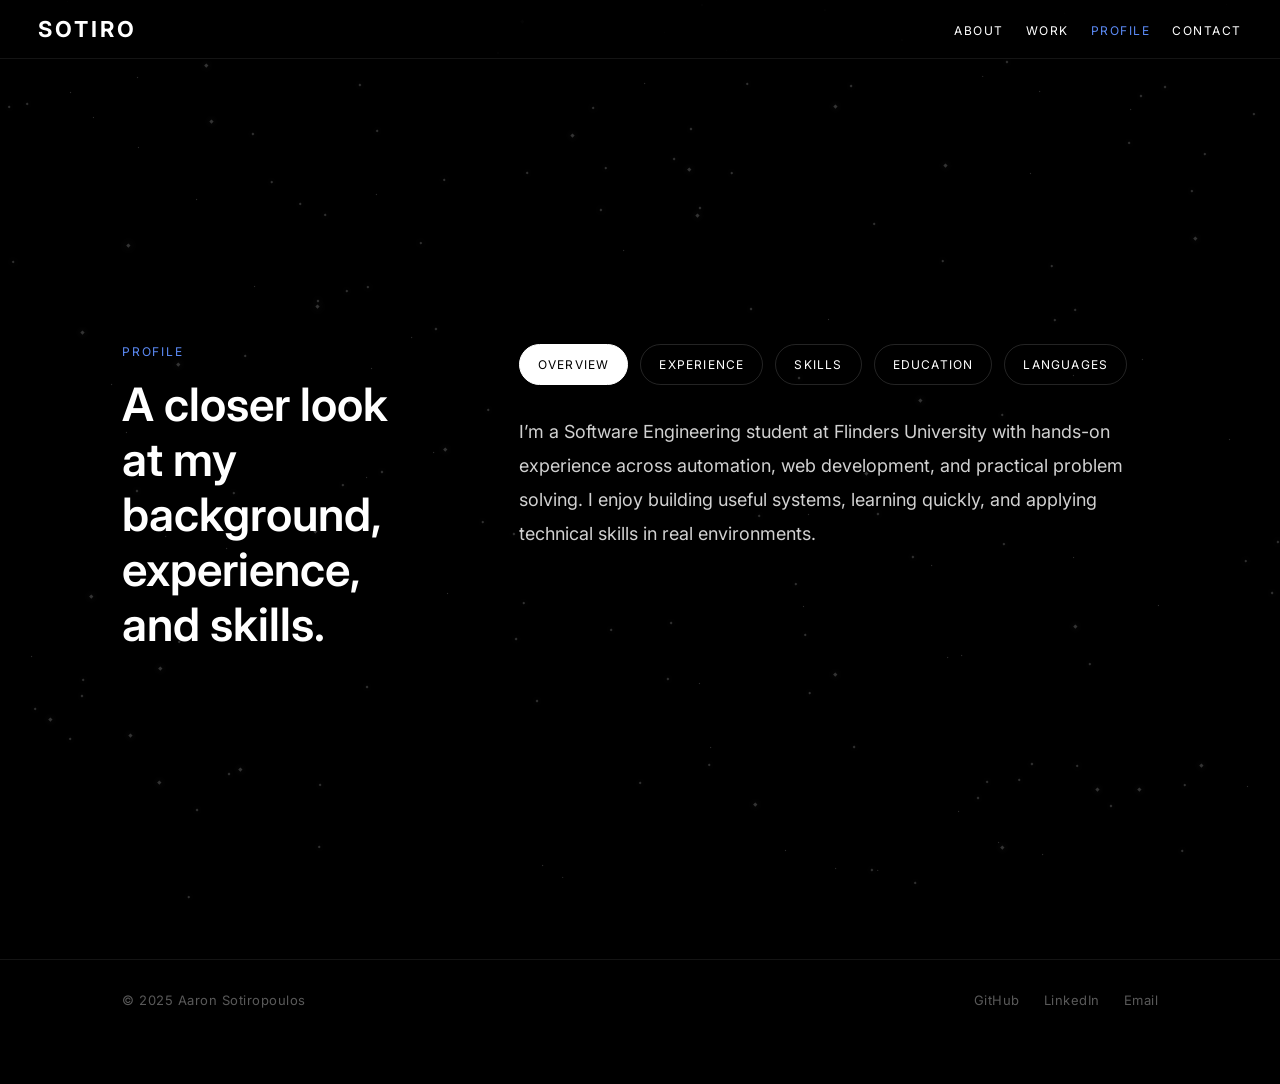
<file: profile.html>
<!DOCTYPE html>
<html lang="en">
<head>
  <meta charset="UTF-8">
  <meta name="viewport" content="width=device-width, initial-scale=1.0">
  <title>Profile | Sotiro</title>
  <link rel="stylesheet" href="style.css">
</head>
<body>
    <div id="starfield"></div>

  <nav class="navbar">
    <a href="index.html#top" class="logo">SOTIRO</a>

    <button class="hamburger" aria-label="Toggle menu">
      <span></span>
      <span></span>
      <span></span>
    </button>

    <ul class="nav-links">
      <li><a href="index.html#about">About</a></li>
      <li><a href="index.html#projects">Work</a></li>
      <li><a href="profile.html">Profile</a></li>
      <li><a href="contact.html">Contact</a></li>
    </ul>
  </nav>

  <main class="profile-page fade-section">
    <div class="section-inner profile-layout">
      <div class="profile-left">
        <p class="profile-kicker">Profile</p>
        <h1>A closer look at my background, experience, and skills.</h1>
      </div>

      <div class="profile-right">
        <div class="profile-tabs">
          <button class="profile-tab active" data-tab="overview">Overview</button>
          <button class="profile-tab" data-tab="experience">Experience</button>
          <button class="profile-tab" data-tab="skills">Skills</button>
          <button class="profile-tab" data-tab="education">Education</button>
          <button class="profile-tab" data-tab="languages">Languages</button>
        </div>

        <div class="profile-panels">
          <section class="profile-panel active" id="overview">
            <p>
              I’m a Software Engineering student at Flinders University with hands-on experience
              across automation, web development, and practical problem solving. I enjoy building
              useful systems, learning quickly, and applying technical skills in real environments.
            </p>
          </section>

          <section class="profile-panel" id="experience">
            <div class="profile-item">
              <span>2026 to Present</span>
              <h3>LDC Strategies, AI Automation Intern</h3>
              <p>
                Focused on learning and building AI-driven automation systems within internal
                projects. Worked with tools like n8n to design and test workflows, integrate APIs,
                and experiment with lead capture and scoring systems.
              </p>
            </div>

            <div class="profile-item">
              <span>2025 to Present</span>
              <h3>Kicco Espresso, Casual Packer / Delivery Driver</h3>
              <p>
                Executed packing and delivery of customer orders with a strong focus on accuracy,
                organisation, and working under deadlines. Also involved in crafting small-batch
                gelato and handcrafted biscuits with attention to consistency and quality.
              </p>
            </div>

            <div class="profile-item">
              <span>2021 to Present</span>
              <h3>Coles, Casual Employee</h3>
              <p>
                Delivered customer service while maintaining strong store presentation standards.
                Built reliability, teamwork, and experience working effectively across departments.
              </p>
            </div>
          </section>

          <section class="profile-panel" id="skills">
            <div class="skill-group">
              <h3>Technical</h3>
              <div class="skill-pills">
                <span>Python</span>
                <span>Java</span>
                <span>Web Development</span>
                <span>AWS</span>
                <span>Networking</span>
                <span>Data Engineering</span>
              </div>
            </div>

            <div class="skill-group">
              <h3>Core Strengths</h3>
              <div class="skill-pills">
                <span>Problem Solving</span>
                <span>Teamwork</span>
                <span>Fast Learning</span>
                <span>Adaptability</span>
                <span>Reliability</span>
              </div>
            </div>
          </section>

          <section class="profile-panel" id="education">
            <div class="profile-item">
              <span>2024 to Present</span>
              <h3>Flinders University</h3>
              <p>Bachelor of Software Engineering</p>
            </div>
          </section>

          <section class="profile-panel" id="languages">
            <div class="skill-pills">
              <span>English, Native</span>
              <span>Greek, Advanced</span>
            </div>
          </section>
        </div>
      </div>
    </div>
  </main>

  <footer class="site-footer">
    <div class="section-inner footer-inner">
      <span>&copy; 2025 Aaron Sotiropoulos</span>
      <div class="footer-links">
        <a href="https://github.com/Sotiro1" target="_blank">GitHub</a>
        <a href="https://www.linkedin.com/in/aaron-sotiro-1695a0379" target="_blank">LinkedIn</a>
        <a href="mailto:aaronsot616@gmail.com">Email</a>
      </div>
    </div>
  </footer>

  <script src="script.js"></script>
</body>
</html>
</file>
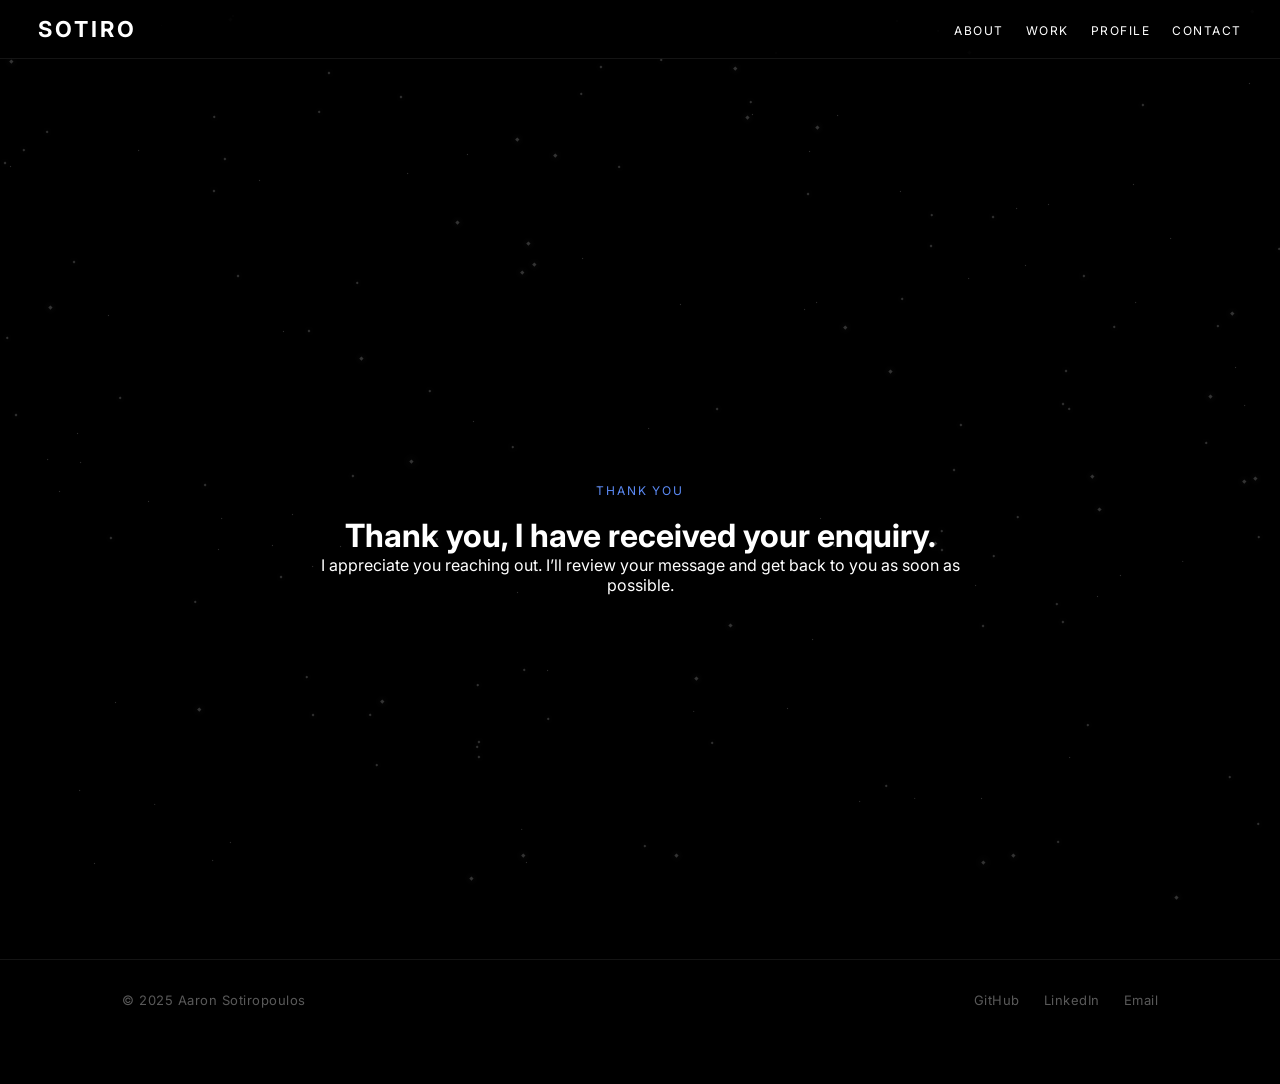
<file: thankyou.html>
<!DOCTYPE html>
<html lang="en">
<head>
  <meta charset="UTF-8">
  <meta name="viewport" content="width=device-width, initial-scale=1.0">
  <title>Thank You | Sotiro</title>
  <link rel="stylesheet" href="style.css">
</head>
<body>

  <div id="starfield"></div>

  <nav class="navbar">
    <a href="index.html#top" class="logo">SOTIRO</a>

    <button class="hamburger" aria-label="Toggle menu">
      <span></span>
      <span></span>
      <span></span>
    </button>

    <ul class="nav-links">
      <li><a href="index.html#about">About</a></li>
      <li><a href="index.html#projects">Work</a></li>
      <li><a href="profile.html">Profile</a></li>
      <li><a href="contact.html">Contact</a></li>
    </ul>
  </nav>

  <main class="profile-page fade-section">
    <div class="section-inner narrow" style="text-align:center;">
      <p class="profile-kicker">Thank You</p>
      <h1>Thank you, I have received your enquiry.</h1>
      <p>
        I appreciate you reaching out. I’ll review your message and get back to you as soon as possible.
      </p>
    </div>
  </main>

  <footer class="site-footer">
    <div class="section-inner footer-inner">
      <span>&copy; 2025 Aaron Sotiropoulos</span>
      <div class="footer-links">
        <a href="https://github.com/Sotiro1" target="_blank">GitHub</a>
        <a href="https://www.linkedin.com/in/aaron-sotiro-1695a0379" target="_blank">LinkedIn</a>
        <a href="mailto:aaronsot616@gmail.com">Email</a>
      </div>
    </div>
  </footer>

  <script src="script.js"></script>
</body>
</html>
</file>
<file: style.css>
@import url('https://fonts.googleapis.com/css2?family=Inter:ital,wght@0,300;0,400;0,500;0,600;0,700;1,400&display=swap');

/* =========================
   RESET / GLOBAL
========================= */
:root {
  --accent: #5B8AF5;
}

* {
  margin: 0;
  padding: 0;
  box-sizing: border-box;
  font-family: 'Inter', Arial, sans-serif;
}

html {
  scroll-behavior: smooth;
}

body {
  background-color: #000;
  color: #fff;
  -webkit-font-smoothing: antialiased;
  text-rendering: optimizeLegibility;
  overflow-x: hidden;
}

.section-inner {
  width: min(100%, 1100px);
  margin: 0 auto;
  padding-inline: clamp(16px, 3vw, 32px);
}

.narrow {
  max-width: 760px;
}

/* =========================
   NAVBAR
========================= */
.navbar {
  position: fixed;
  top: 0;
  width: 100%;
  background-color: rgba(0, 0, 0, 0.92);
  border-bottom: 1px solid rgba(255, 255, 255, 0.08);
  display: flex;
  justify-content: space-between;
  align-items: center;
  padding: 16px clamp(16px, 3vw, 40px);
  z-index: 1000;
  transition: transform 0.35s ease, background-color 0.35s ease;
}

.navbar.hidden {
  transform: translateY(-100%);
}

.logo {
  font-size: clamp(18px, 2vw, 22px);
  font-weight: bold;
  letter-spacing: 3px;
  color: #fff;
  text-decoration: none;
}

.nav-links {
  list-style: none;
  display: flex;
  gap: clamp(12px, 2vw, 22px);
  flex-wrap: wrap;
  justify-content: flex-end;
}

.nav-links a {
  text-decoration: none;
  color: #fff;
  padding: 8px 0;
  font-size: 12px;
  text-transform: uppercase;
  letter-spacing: 1.5px;
  transition: opacity 0.3s ease;
}

.nav-links a:hover {
  opacity: 0.55;
}

/* =========================
   HERO
========================= */
.hero {
  min-height: 100vh;
  display: flex;
  justify-content: center;
  align-items: center;
  text-align: center;
  padding: 20px;
}

.hero-content h1 {
  font-size: clamp(42px, 10vw, 90px);
  font-weight: 700;
  letter-spacing: clamp(4px, 1vw, 10px);
}

.hero-content p {
  margin-top: 18px;
  font-size: clamp(14px, 2vw, 18px);
  letter-spacing: 2px;
  color: rgba(255, 255, 255, 0.65);
}

.scroll-circle {
  display: inline-flex;
  justify-content: center;
  align-items: center;
  width: 58px;
  height: 58px;
  margin-top: 32px;
  border: 1px solid rgba(255, 255, 255, 0.4);
  border-radius: 50%;
  color: #fff;
  text-decoration: none;
  font-size: 24px;
  transition: all 0.3s ease;
}

.scroll-circle:hover {
  border-color: #fff;
  background: #fff;
  color: #000;
}

/* =========================
   GENERAL SECTIONS
========================= */
.content-section {
  min-height: 90vh;
  padding-block: clamp(80px, 10vh, 120px);
  display: flex;
  align-items: center;
}

.content-section h2 {
  font-size: clamp(28px, 4vw, 42px);
  margin-bottom: 20px;
}

.content-section p {
  font-size: clamp(15px, 1.8vw, 18px);
  line-height: 1.9;
  max-width: 760px;
  color: rgba(255, 255, 255, 0.78);
  margin-bottom: 18px;
}

/* =========================
   ABOUT
========================= */
/* =========================
   ABOUT
========================= */
.about-layout {
  display: grid;
  grid-template-columns: 220px 1fr;
  gap: clamp(40px, 8vw, 120px);
  align-items: start;
}

.about-left h2 {
  font-size: clamp(32px, 4vw, 52px);
  margin: 0;
}

.about-right {
  max-width: 820px;
}

.about-timeline {
  display: flex;
  flex-direction: column;
  gap: 42px;
}

.timeline-item {
  display: grid;
  grid-template-columns: 24px 1fr;
  gap: 22px;
  align-items: start;
  opacity: 0.78;
  transition: opacity 0.3s ease, transform 0.3s ease;
}

.timeline-item:hover {
  opacity: 1;
  transform: translateX(4px);
}

.timeline-marker {
  width: 10px;
  height: 10px;
  margin-top: 8px;
  border-radius: 50%;
  background: var(--accent);
  position: relative;
}

.timeline-item:not(:last-child) .timeline-marker::after {
  content: "";
  position: absolute;
  top: 18px;
  left: 50%;
  transform: translateX(-50%);
  width: 1px;
  height: calc(100% + 32px);
  background: rgba(255, 255, 255, 0.14);
}

.timeline-number {
  display: inline-block;
  font-size: 12px;
  letter-spacing: 1.5px;
  color: rgba(255, 255, 255, 0.45);
  margin-bottom: 10px;
}

.timeline-content h3 {
  font-size: clamp(22px, 2.4vw, 30px);
  font-weight: 600;
  margin-bottom: 12px;
}

.timeline-content p {
  font-size: clamp(16px, 1.8vw, 19px);
  line-height: 1.9;
  color: rgba(255, 255, 255, 0.82);
  margin-bottom: 0;
}

/* =========================
   PROJECTS
========================= */
.projects-grid {
  display: grid;
  grid-template-columns: repeat(auto-fit, minmax(280px, 1fr));
  gap: 25px;
  margin-top: 40px;
}

.project-card {
  border: 1px solid rgba(255, 255, 255, 0.2);
  padding: 30px;
  border-radius: 20px;
  background: rgba(255, 255, 255, 0.03);
  transition: transform 0.3s ease, border-color 0.3s ease, background 0.3s ease;
}

.project-card:hover {
  transform: translateY(-8px);
  border-color: rgba(255, 255, 255, 0.5);
  background: rgba(255, 255, 255, 0.06);
}

.project-card h3 {
  font-size: 26px;
  margin-bottom: 16px;
}

.project-card p {
  font-size: 17px;
  line-height: 1.7;
  margin-bottom: 24px;
  max-width: unset;
}

.demo-btn {
  display: inline-block;
  padding: 12px 22px;
  border: 1px solid #fff;
  border-radius: 999px;
  color: #fff;
  text-decoration: none;
  font-size: 14px;
  text-transform: uppercase;
  letter-spacing: 1px;
  transition: 0.3s ease;
}

.demo-btn:hover {
  background-color: #fff;
  color: #000;
}
.project-card:first-child {
  border-color: rgba(255, 255, 255, 0.35);
  background: rgba(255, 255, 255, 0.05);
}
.project-card:nth-child(2) {
  border-color: rgba(255, 255, 255, 0.35);
  background: rgba(255, 255, 255, 0.05);
}
.project-card:nth-child(3) {
  border-color: rgba(255, 255, 255, 0.35);
  background: rgba(255, 255, 255, 0.05);
}

/* =========================
   HOME CONTACT CTA
========================= */
.contact-section {
  text-align: left;
}

.contact-intro {
  margin-bottom: 28px;
}

.contact-page-btn {
  display: inline-block;
  margin-top: 12px;
  padding: 18px 34px;
  border: 1px solid rgba(255, 255, 255, 0.35);
  color: #fff;
  text-decoration: none;
  font-size: 14px;
  text-transform: uppercase;
  letter-spacing: 1.5px;
  transition: all 0.3s ease;
  border-radius: 999px;
}

.contact-page-btn:hover {
  background-color: #fff;
  color: #000;
  border-color: #fff;
  transform: translateY(-2px);
}

/* =========================
   CONTACT PAGE
========================= */
.contact-body {
  height: 100vh;
  overflow: hidden;
}

.contact-page {
  height: 100vh;
  padding: 90px 32px 24px;
  display: flex;
  align-items: center;
  justify-content: center;
  overflow: hidden;
}

.contact-shell {
  width: min(100%, 1400px);
  min-height: calc(100vh - 90px);
  display: grid;
  grid-template-columns: minmax(320px, 0.9fr) minmax(420px, 1.1fr);
  gap: clamp(40px, 6vw, 100px);
  padding: clamp(40px, 5vw, 80px);
  border: none;
  background: transparent;
}

.contact-left,
.contact-right {
  display: flex;
  flex-direction: column;
  justify-content: center;
  min-width: 0;
}

.contact-left h1 {
  font-size: clamp(48px, 6vw, 72px);
  font-weight: 700;
  letter-spacing: 1px;
  margin-bottom: 36px;
}

.contact-links-minimal {
  display: flex;
  flex-direction: column;
  max-width: 360px;
}

.contact-links-minimal a {
  text-decoration: none;
  color: #fff;
  padding: 18px 0;
  border-bottom: 1px solid rgba(255, 255, 255, 0.12);
  font-size: 16px;
  letter-spacing: 0.5px;
  transition: opacity 0.3s ease, padding-left 0.3s ease;
}

.contact-links-minimal a:hover {
  opacity: 0.6;
  padding-left: 6px;
}

/* =========================
   FORM
========================= */
.contact-form {
  display: flex;
  flex-direction: column;
  gap: 18px;
  width: 100%;
  padding-bottom: 24px;
}

.form-row {
  display: grid;
  grid-template-columns: 1fr 1fr;
  gap: 18px;
}

.form-group {
  display: flex;
  flex-direction: column;
  gap: 10px;
}

.form-group label {
  font-size: 12px;
  text-transform: uppercase;
  letter-spacing: 1.2px;
  color: rgba(255, 255, 255, 0.65);
}

.form-group input,
.form-group textarea {
  width: 100%;
  background: rgba(255, 255, 255, 0.02);
  border: 1px solid rgba(255, 255, 255, 0.14);
  color: #fff;
  padding: 16px 18px;
  font-size: 15px;
  outline: none;
  border-radius: 18px;
  transition: border-color 0.3s ease, background 0.3s ease;
}

.form-group input:focus,
.form-group textarea:focus {
  border-color: rgba(255, 255, 255, 0.35);
  background: rgba(255, 255, 255, 0.04);
}

.form-group input::placeholder,
.form-group textarea::placeholder {
  color: rgba(255, 255, 255, 0.32);
}

.form-group textarea {
  resize: none;
  min-height: 150px;
}

.submit-btn {
  width: fit-content;
  margin-top: 12px;
  margin-bottom: 20px;
  padding: 16px 28px;
  border: 1px solid rgba(255, 255, 255, 0.24);
  background: transparent;
  color: #fff;
  font-size: 13px;
  text-transform: uppercase;
  letter-spacing: 1.4px;
  cursor: pointer;
  border-radius: 999px;
  transition: all 0.3s ease;
}

.submit-btn:hover {
  background: #fff;
  color: #000;
  border-color: #fff;
  transform: translateY(-2px);
}

/* =========================
   FADE
========================= */
.fade-section {
  opacity: 0;
  transform: translateY(24px);
  transition: opacity 0.8s ease, transform 0.8s ease;
}

.fade-section.show {
  opacity: 1;
  transform: translateY(0);
}

/* =========================
   RESPONSIVE
========================= */
@media (max-width: 980px) {
  .contact-body {
    height: auto;
    overflow: auto;
  }

  .contact-page {
    height: auto;
    min-height: 100vh;
    padding: 120px 20px 32px;
    overflow: visible;
  }

  .contact-shell {
    grid-template-columns: 1fr;
    min-height: auto;
    gap: 36px;
    padding: 0;
  }

  .contact-left,
  .contact-right {
    justify-content: flex-start;
  }

  .form-row,
  .about-layout {
    grid-template-columns: 1fr;
    gap: 28px;
  }
}

@media (max-width: 768px) {
  .navbar {
    align-items: flex-start;
    gap: 12px;
  }

  .nav-links {
    width: 100%;
    justify-content: flex-start;
    gap: 14px;
  }

  .hero {
    padding-top: 80px;
  }

  .content-section {
    min-height: auto;
  }

  .scroll-circle {
    width: 52px;
    height: 52px;
    font-size: 20px;
  }

  .project-card h3 {
    font-size: 21px;
  }

  .project-card p,
  .contact-links-minimal a {
    font-size: 16px;
  }
}

@media (max-width: 480px) {
  .navbar {
    padding: 14px 16px;
  }

  .nav-links a {
    font-size: 11px;
    letter-spacing: 1px;
  }

  .form-group input,
  .form-group textarea {
    padding: 14px 16px;
    border-radius: 14px;
  }

  .submit-btn {
    width: 100%;
    text-align: center;
  }
}
@media (max-width: 900px) {
  .about-layout {
    grid-template-columns: 1fr;
    gap: 28px;
  }

  .timeline-item {
    grid-template-columns: 20px 1fr;
    gap: 16px;
  }

  .timeline-content h3 {
    font-size: 22px;
  }
}
@media (max-width: 980px) {
.profile-layout {
  display: grid;
  grid-template-columns: 320px 1fr;
  gap: clamp(36px, 6vw, 90px);
  align-items: start;
}

.profile-left {
  position: sticky;
  top: 120px;
}

  .profile-left h1 {
    max-width: 100%;
  }
}

@media (max-width: 480px) {
  .profile-tab {
    width: 100%;
    text-align: center;
  }
}

/* =========================
   PROFILE PAGE
========================= */
.profile-page {
  min-height: 100vh;
  padding: 120px 0 60px;
  display: flex;
  align-items: center;
}

.profile-layout {
  display: grid;
  grid-template-columns: 320px 1fr;
  gap: clamp(36px, 6vw, 90px);
  align-items: start;
}

.profile-left {
  position: sticky;
  top: 120px;
}

.profile-kicker {
  font-size: 12px;
  text-transform: uppercase;
  letter-spacing: 1.8px;
  color: var(--accent);
  margin-bottom: 18px;
}

.profile-left h1 {
  font-size: clamp(28px, 4vw, 46px);
  line-height: 1.2;
  font-weight: 600;
  max-width: 280px;
}

.profile-tabs {
  display: flex;
  flex-wrap: wrap;
  gap: 12px;
  margin-bottom: 30px;
}

.profile-tab {
  border: 1px solid rgba(255, 255, 255, 0.14);
  background: transparent;
  color: white;
  padding: 12px 18px;
  border-radius: 999px;
  font-size: 12px;
  text-transform: uppercase;
  letter-spacing: 1.2px;
  cursor: pointer;
  transition: all 0.3s ease;
}

.profile-tab:hover,
.profile-tab.active {
  background: white;
  color: black;
  border-color: white;
}

.profile-panels {
  position: relative;
  min-height: 320px;
}

.profile-panel {
  display: none;
  animation: fadePanel 0.35s ease;
}

.profile-panel.active {
  display: block;
}

@keyframes fadePanel {
  from {
    opacity: 0;
    transform: translateY(10px);
  }
  to {
    opacity: 1;
    transform: translateY(0);
  }
}

.profile-panel p {
  font-size: clamp(16px, 1.8vw, 18px);
  line-height: 1.9;
  color: rgba(255, 255, 255, 0.82);
  max-width: 760px;
}

.profile-item {
  padding: 0 0 24px;
  margin-bottom: 24px;
  border-bottom: 1px solid rgba(255, 255, 255, 0.08);
}

.profile-item:last-child {
  border-bottom: none;
  margin-bottom: 0;
}

.profile-item span {
  display: inline-block;
  font-size: 12px;
  letter-spacing: 1.5px;
  color: rgba(255, 255, 255, 0.45);
  margin-bottom: 10px;
  text-transform: uppercase;
}

.profile-item h3,
.skill-group h3 {
  font-size: 24px;
  margin-bottom: 12px;
  font-weight: 600;
}

.skill-group {
  margin-bottom: 28px;
}

.skill-pills {
  display: flex;
  flex-wrap: wrap;
  gap: 12px;
}

.skill-pills span {
  border: 1px solid rgba(255, 255, 255, 0.14);
  border-radius: 999px;
  padding: 12px 16px;
  font-size: 14px;
  color: rgba(255, 255, 255, 0.88);
  background: rgba(255, 255, 255, 0.02);
}
/* =========================
   LIVE STARFIELD
========================= */
#starfield {
  position: fixed;
  inset: 0;
  z-index: 0;
  pointer-events: none;
  overflow: hidden;
}

.star {
  position: absolute;
  background: white;
  opacity: 0.2;
  transform: rotate(45deg);
  animation-name: twinkleStar;
  animation-timing-function: ease-in-out;
  animation-iteration-count: infinite;
  box-shadow: 0 0 6px rgba(255, 255, 255, 0.7);
}

body > *:not(#starfield) {
  position: relative;
  z-index: 1;
}

@keyframes twinkleStar {
  0%, 100% {
    opacity: var(--min-opacity);
    transform: scale(1);
  }
  50% {
    opacity: var(--max-opacity);
    transform: scale(1.15);
  }
}
.page-intro {
  margin-bottom: 40px;
}

.page-intro h1 {
  font-size: clamp(34px, 5vw, 58px);
  margin-bottom: 18px;
}

.page-intro p {
  font-size: clamp(16px, 1.8vw, 18px);
  line-height: 1.9;
  color: rgba(255, 255, 255, 0.78);
}
.projects-grid .project-card:first-child {
  border-color: rgba(255, 255, 255, 0.35);
  background: rgba(255, 255, 255, 0.05);
}
.demo-section {
  margin-bottom: 56px;
}

.demo-section h2,
.feature-section h2 {
  font-size: clamp(28px, 4vw, 42px);
  margin-bottom: 18px;
}

.demo-section p,
.feature-section p {
  max-width: 760px;
  line-height: 1.9;
  color: rgba(255, 255, 255, 0.78);
  margin-bottom: 20px;
}

.feature-section {
  margin-top: 60px;
}

.work-example {
  margin-top: 20px;
}

.work-example h3 {
  font-size: 24px;
  margin-bottom: 12px;
}

.work-example p {
  margin-bottom: 18px;
}

.project-image {
  width: 100%;
  max-width: 900px;
  display: block;
  border-radius: 18px;
  border: 1px solid rgba(255, 255, 255, 0.12);
}
.project-status {
  font-size: 13px;
  text-transform: uppercase;
  letter-spacing: 1.4px;
  color: rgba(255, 255, 255, 0.5);
  margin-top: 10px;
}

/* =========================
   SHOWCASE SECTION
========================= */
.showcase-section {
  margin: 50px 0 70px;
}

.showcase-copy {
  max-width: 760px;
  margin-bottom: 28px;
}

.showcase-copy h2 {
  font-size: clamp(28px, 4vw, 46px);
  line-height: 1.2;
  margin-bottom: 16px;
}

.showcase-copy p {
  font-size: clamp(16px, 1.8vw, 18px);
  line-height: 1.9;
  color: rgba(255, 255, 255, 0.78);
}

.showcase-frame {
  width: 100%;
  padding: 18px;
  border-radius: 28px;
  background: rgba(255, 255, 255, 0.03);
  border: 1px solid rgba(255, 255, 255, 0.08);
  overflow: hidden;
}

.showcase-image {
  width: 100%;
  display: block;
  border-radius: 18px;
}
.mock-browser-bar {
  display: flex;
  gap: 8px;
  padding: 0 0 14px;
}

.mock-browser-bar span {
  width: 10px;
  height: 10px;
  border-radius: 50%;
}

.mock-browser-bar span:nth-child(1) {
  background: #ff5f57;
}

.mock-browser-bar span:nth-child(2) {
  background: #febc2e;
}

.mock-browser-bar span:nth-child(3) {
  background: #28c840;
}

/* =========================
   PROFILE MOBILE FIXES
========================= */
@media (max-width: 900px) {
  .profile-page {
    padding: 110px 0 50px;
  }

  .profile-layout {
    grid-template-columns: 1fr;
    gap: 28px;
  }

  .profile-left {
    position: static;
  }

  .profile-left h1 {
    max-width: 100%;
    font-size: clamp(28px, 8vw, 40px);
    line-height: 1.2;
  }

  .profile-tabs {
    gap: 10px;
    margin-bottom: 24px;
  }

  .profile-tab {
    padding: 12px 16px;
    font-size: 11px;
    letter-spacing: 1px;
  }

  .profile-panels {
    min-height: auto;
  }

  .profile-item h3,
  .skill-group h3 {
    font-size: 21px;
  }
}

@media (max-width: 480px) {
  .profile-page {
    padding: 100px 0 40px;
  }

  .profile-layout {
    gap: 22px;
  }

  .profile-kicker {
    margin-bottom: 12px;
  }

  .profile-left h1 {
    font-size: 28px;
  }

  .profile-tabs {
    display: grid;
    grid-template-columns: 1fr;
    gap: 10px;
  }

  .profile-tab {
    width: 100%;
    text-align: center;
    padding: 14px 16px;
    border-radius: 14px;
  }

  .profile-panel p {
    font-size: 16px;
    line-height: 1.8;
  }

  .profile-item {
    padding: 0 0 20px;
    margin-bottom: 20px;
  }

  .profile-item span {
    font-size: 11px;
    margin-bottom: 8px;
  }

  .profile-item h3,
  .skill-group h3 {
    font-size: 19px;
    margin-bottom: 10px;
  }

  .skill-pills {
    gap: 10px;
  }

  .skill-pills span {
    width: 100%;
    text-align: center;
    padding: 12px 14px;
    font-size: 13px;
  }
}

/* =========================
   HERO ROLE
========================= */
.hero-role {
  font-size: clamp(11px, 1.2vw, 13px);
  text-transform: uppercase;
  letter-spacing: 3px;
  color: var(--accent);
  margin-top: 16px;
  margin-bottom: 6px;
}

.hero-sub {
  font-size: clamp(13px, 1.5vw, 16px);
  letter-spacing: 1px;
  color: rgba(255, 255, 255, 0.5);
  margin-top: 0;
}

/* =========================
   PROJECT TAGS
========================= */
.project-tags {
  display: flex;
  gap: 8px;
  flex-wrap: wrap;
  margin-bottom: 16px;
}

.project-tag {
  font-size: 10px;
  text-transform: uppercase;
  letter-spacing: 1.2px;
  color: var(--accent);
  border: 1px solid var(--accent);
  border-radius: 999px;
  padding: 4px 12px;
  opacity: 0.75;
}

/* =========================
   FEATURED PROJECT CARD
========================= */
.project-card.featured {
  grid-column: 1 / -1;
}

.project-card.featured h3 {
  font-size: clamp(26px, 3vw, 38px);
}

/* =========================
   CARD ACTIONS (multi-button)
========================= */
.card-actions {
  display: flex;
  gap: 12px;
  flex-wrap: wrap;
}

/* =========================
   BACK TO PROJECTS BUTTON
========================= */
.back-btn {
  display: inline-flex;
  align-items: center;
  gap: 8px;
  font-size: 12px;
  text-transform: uppercase;
  letter-spacing: 1.5px;
  color: rgba(255, 255, 255, 0.45);
  text-decoration: none;
  margin-bottom: 28px;
  transition: color 0.2s ease;
}

.back-btn:hover {
  color: #fff;
}

/* =========================
   ACTIVE NAV LINK
========================= */
.nav-links a.active-link {
  color: var(--accent);
  opacity: 1;
}

/* =========================
   BACK TO TOP BUTTON
========================= */
.back-to-top {
  position: fixed;
  bottom: 32px;
  right: 32px;
  width: 44px;
  height: 44px;
  border-radius: 50%;
  border: 1px solid rgba(255, 255, 255, 0.2);
  background: rgba(0, 0, 0, 0.85);
  color: #fff;
  font-size: 18px;
  cursor: pointer;
  opacity: 0;
  transform: translateY(12px);
  transition: opacity 0.3s ease, transform 0.3s ease, border-color 0.3s ease, color 0.3s ease;
  z-index: 999;
  display: flex;
  align-items: center;
  justify-content: center;
  backdrop-filter: blur(6px);
}

.back-to-top.visible {
  opacity: 1;
  transform: translateY(0);
}

.back-to-top:hover {
  border-color: var(--accent);
  color: var(--accent);
}

/* =========================
   FOOTER
========================= */
.site-footer {
  border-top: 1px solid rgba(255, 255, 255, 0.08);
  padding: 32px 0;
  position: relative;
  z-index: 1;
}

.footer-inner {
  display: flex;
  align-items: center;
  justify-content: space-between;
  flex-wrap: wrap;
  gap: 16px;
}

.site-footer span {
  font-size: 13px;
  color: rgba(255, 255, 255, 0.35);
  letter-spacing: 0.5px;
}

.footer-links {
  display: flex;
  gap: 24px;
}

.footer-links a {
  font-size: 13px;
  color: rgba(255, 255, 255, 0.35);
  text-decoration: none;
  letter-spacing: 0.5px;
  transition: color 0.2s ease;
}

.footer-links a:hover {
  color: #fff;
}

/* =========================
   HAMBURGER MENU
========================= */
.hamburger {
  display: none;
  flex-direction: column;
  justify-content: center;
  gap: 5px;
  background: none;
  border: none;
  cursor: pointer;
  padding: 4px;
  z-index: 1100;
}

.hamburger span {
  display: block;
  width: 22px;
  height: 2px;
  background: #fff;
  border-radius: 2px;
  transition: all 0.3s ease;
}

.hamburger.open span:nth-child(1) {
  transform: translateY(7px) rotate(45deg);
}

.hamburger.open span:nth-child(2) {
  opacity: 0;
}

.hamburger.open span:nth-child(3) {
  transform: translateY(-7px) rotate(-45deg);
}

@media (max-width: 768px) {
  .hamburger {
    display: flex;
  }

  .navbar {
    align-items: center;
    gap: 0;
  }

  .nav-links {
    position: fixed;
    top: 0;
    left: 0;
    right: 0;
    bottom: 0;
    width: 100%;
    background: rgba(0, 0, 0, 0.97);
    flex-direction: column;
    align-items: center;
    justify-content: center;
    gap: 36px;
    display: none;
    z-index: 1000;
  }

  .nav-links.open {
    display: flex;
  }

  .nav-links a {
    font-size: 20px;
    letter-spacing: 3px;
  }

  .back-to-top {
    bottom: 20px;
    right: 20px;
    width: 40px;
    height: 40px;
    font-size: 16px;
  }
}
</file>
